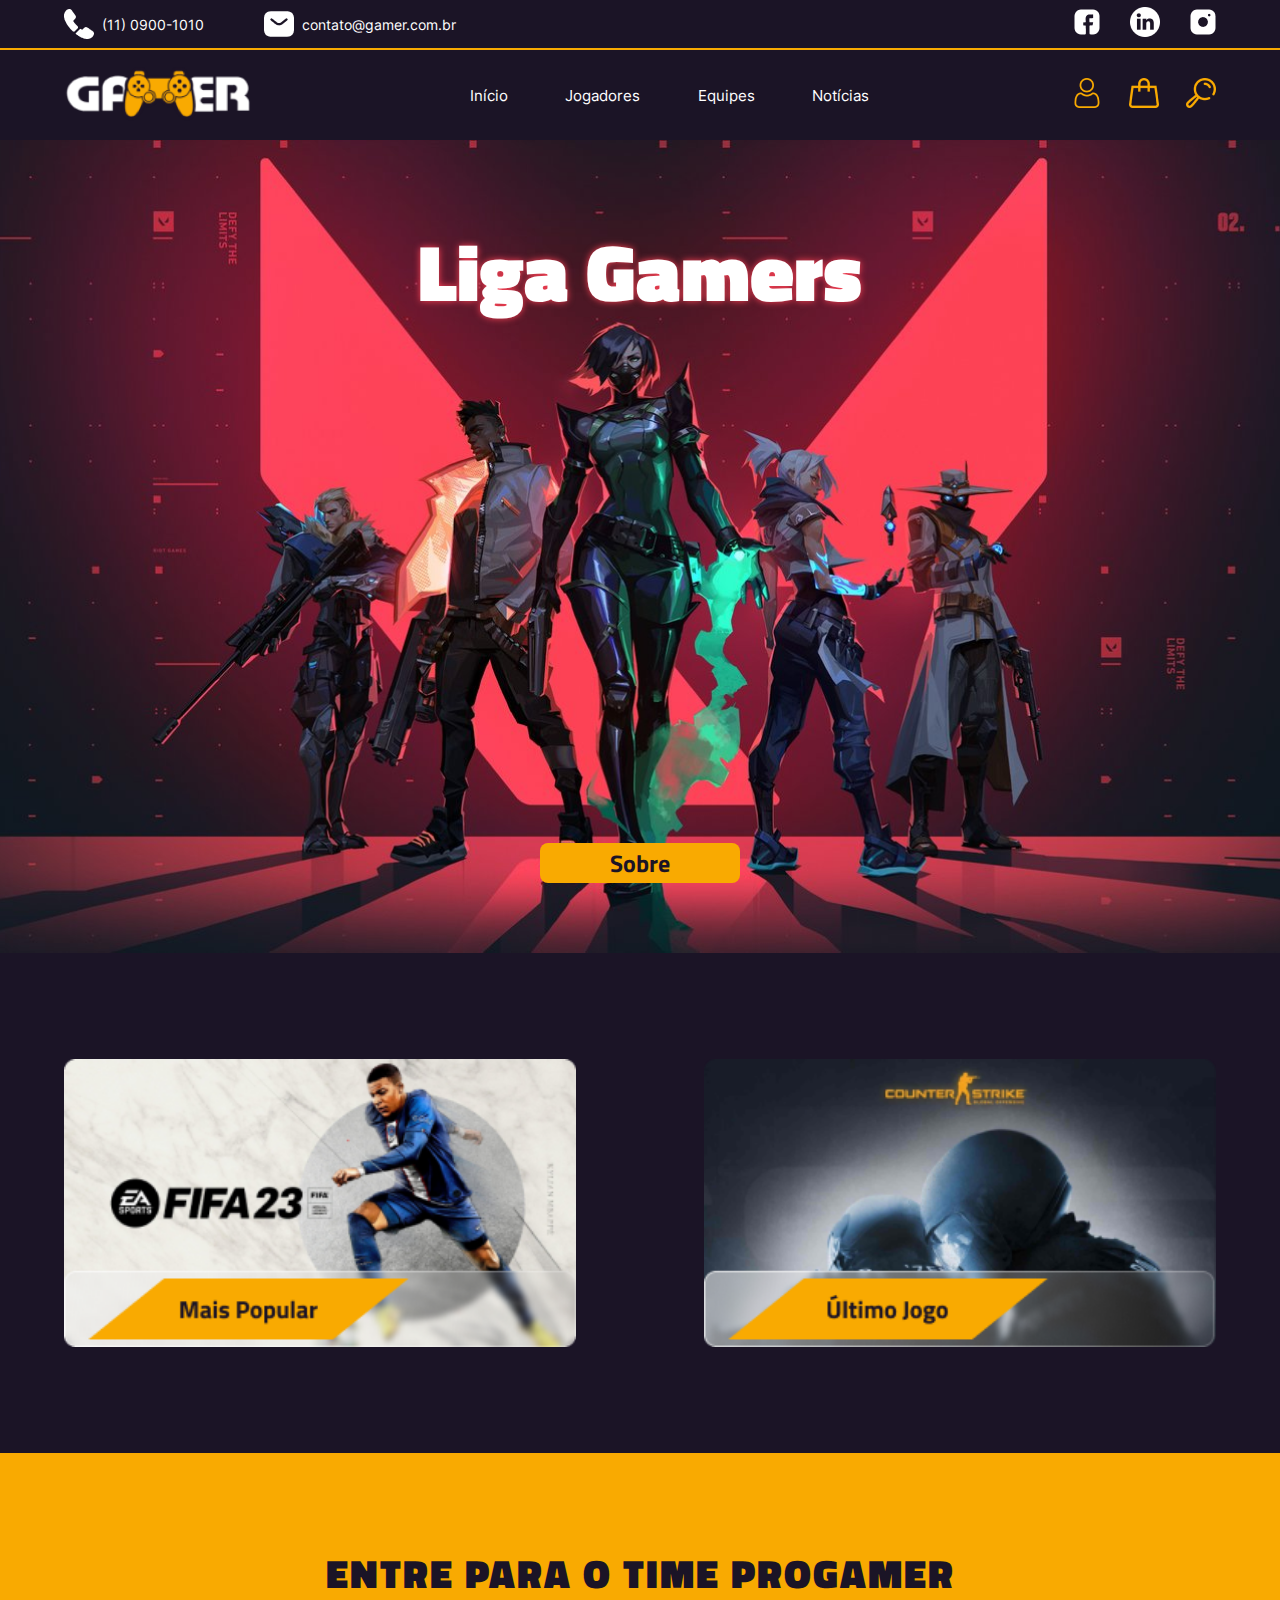
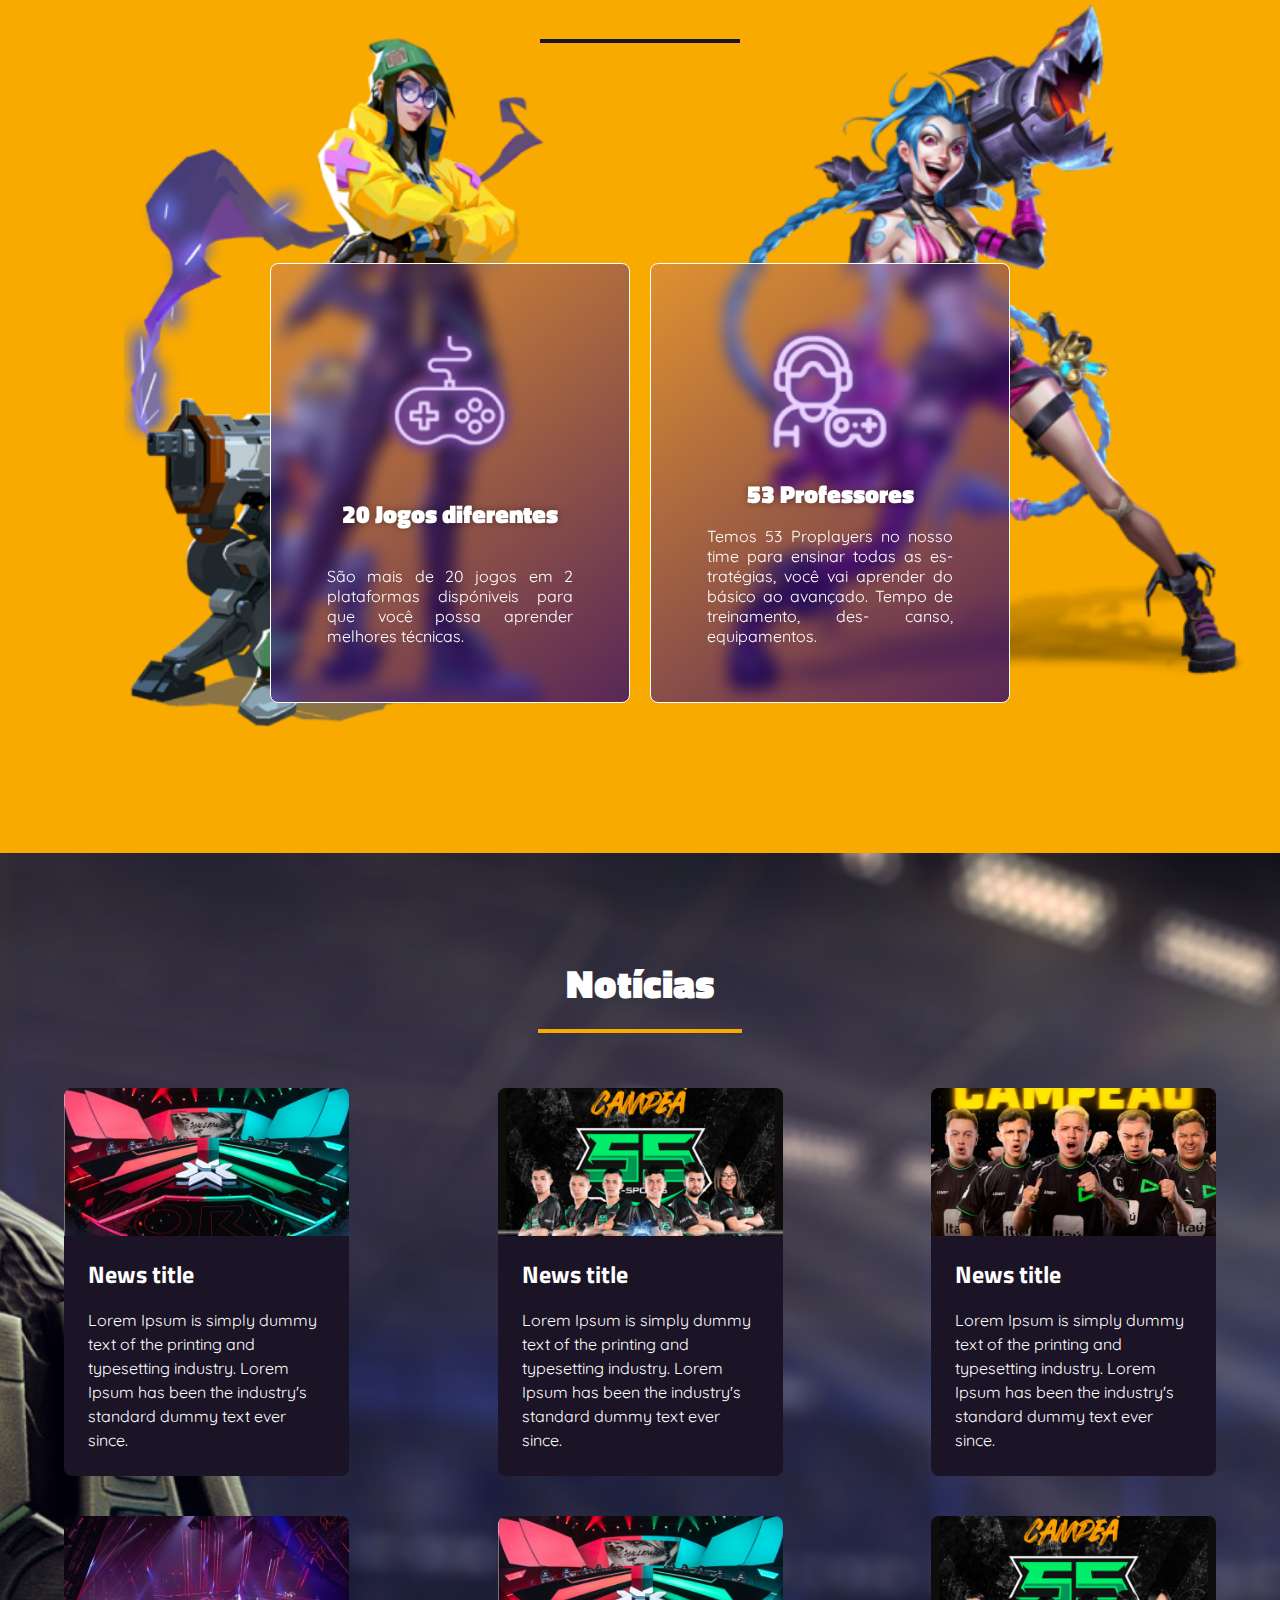
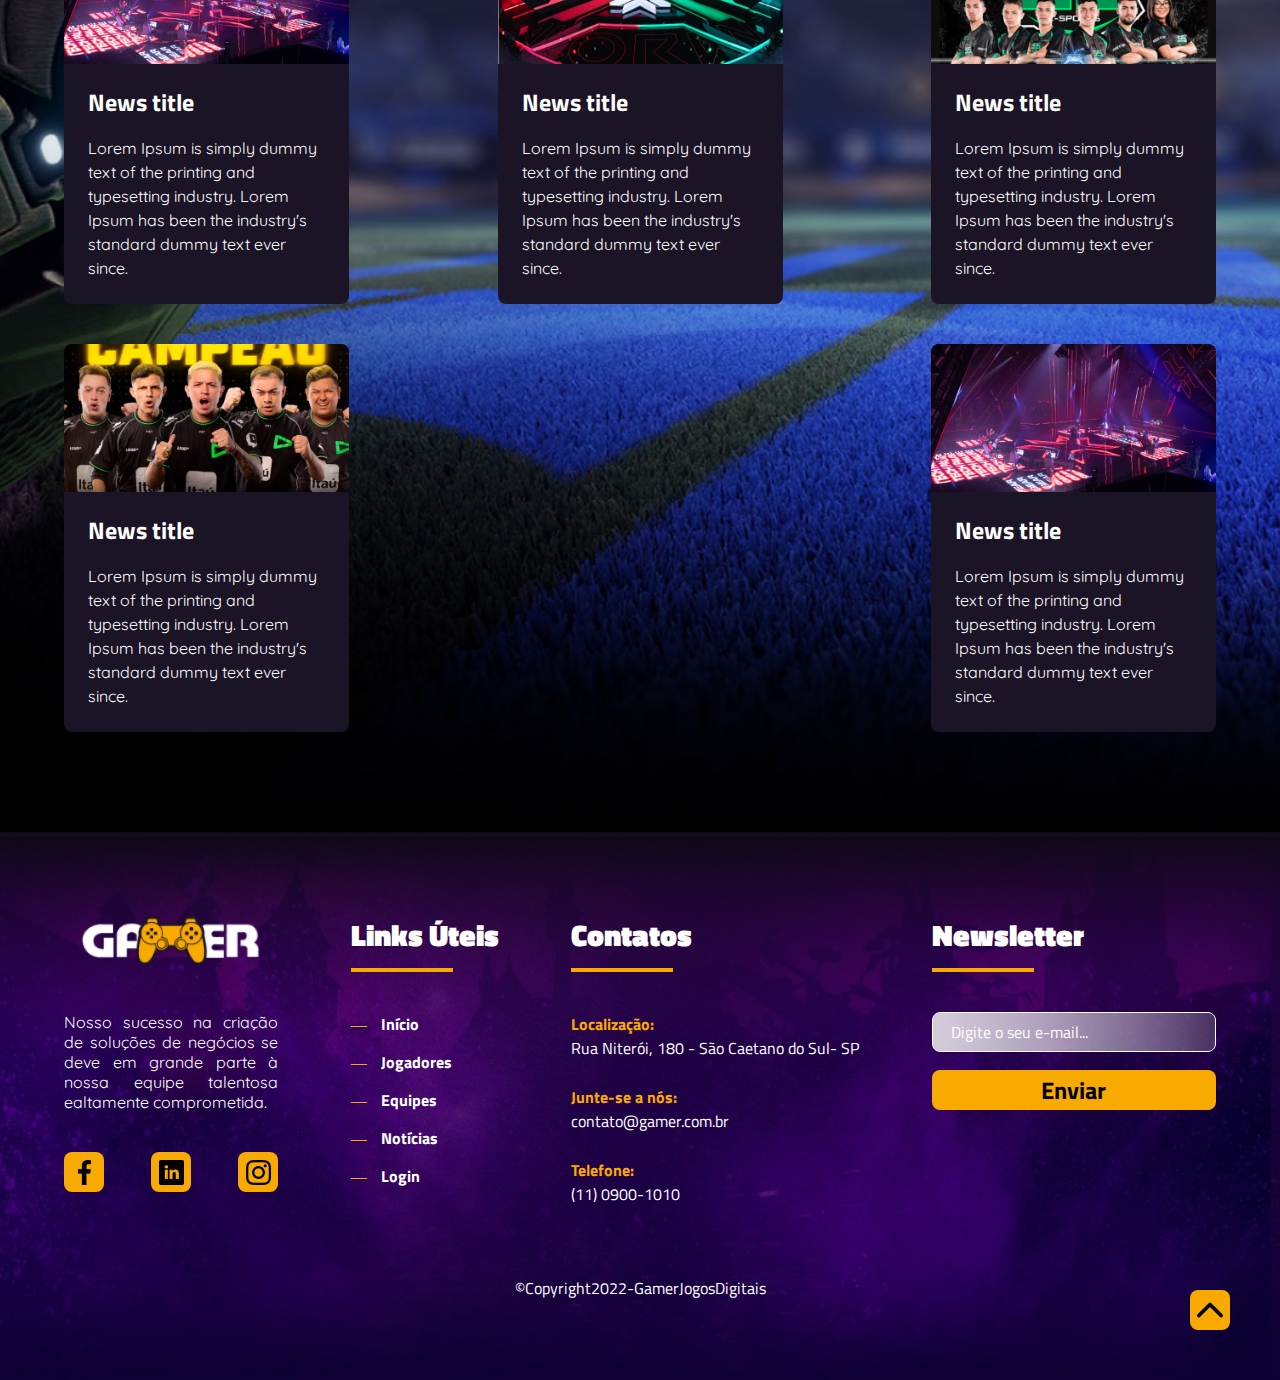
<file: index.html>
<!DOCTYPE html>
<html lang="pt-BR">
<head>
    <meta charset="UTF-8">
    <meta http-equiv="X-UA-Compatible" content="IE=edge">
    <meta name="viewport" content="width=device-width, initial-scale=1.0">
    <title>Projeto Gamer</title>

    <!-- Mobile -->
    <link rel="stylesheet" href="./css/imports-and-generics.css">
    <link rel="stylesheet" href="./css/utililities.css">
    <link rel="stylesheet" href="./css/mobile-header.css">
    <link rel="stylesheet" href="./css/mobile-footer.css">
    <link rel="stylesheet" href="./css/mobile-home.css">

    <!-- Desktop -->
    <link rel="stylesheet" href="./css/desktop-header.css" media="(min-width: 1024px)">
    <link rel="stylesheet" href="./css/desktop-footer.css" media="(min-width: 1024px)">
    <link rel="stylesheet" href="./css/desktop-home.css" media="(min-width: 1024px)">
</head>
<body>
    <header>
        <!-- Displays only on desktops -->
        <div class="header-top">
            <div class="layout-grid flex">
                <div class="contact-info">
                    <div class="phone-number">
                        <img src="./assets/icons/phone-icon.png" alt="Ícone de telefone">
                        <span>(11) 0900-1010</span>
                    </div>
                    <div class="email">
                        <img src="./assets/icons/mail-icon.png" alt="Ícone de e-mail">
                        <span>contato@gamer.com.br</span>
                    </div>
                </div>
    
                <div class="social-medias">
                    <a href="">
                        <img src="./assets/icons/facebook-icon.png" alt="Ícone link do Facebook">
                    </a>
                    <a href="">
                        <img src="./assets/icons/linkedin-icon.png" alt="Ícone link do LinkedIn">
                    </a>
                    <a href="">
                        <img src="./assets/icons/instagram-icon.png" alt="Ícone link do Instagram">
                    </a>
                </div>
            </div>
        </div>

        <div class="header-bottom">
            <div class="layout-grid flex-between-center">
                <!-- Mobile lateral menu  -->
       
                <img onclick="clickMenuButton()" class="menu-button" src="./assets/icons/menu-icon.png" alt="Botão que abre e fecha o menu lateral">
    
                <!-- Logotype -->
                <a href="index.html">
                    <img class="logotype" src="./assets/icons/gamer-logotype.png" alt="Logomarca do projeto gamer, que possui uma imagem de um joystick com o texto gamer em seu fundo">
                </a>
    
                <!-- Mobile lateral user menu -->
                <img onclick="clickUserMenuButton()" class="user-menu-button" src="./assets/icons/options-icon.png" alt="Botão que abre e fecha o menu de usuário">
    
                <nav class="navigator-menu" id="menu">
                    <a href="index.html">Início</a>
                    <a href="pages/player.html">Jogadores</a>
                    <a href="pages/teams.html">Equipes</a>
                    <a href="index.html#news-section">Notícias</a>
    
                    <!-- Visible only on smartphones -->
    
                    <div class="phone-number">
                        <img src="./assets/icons/phone-icon.png" alt="Ícone de telefone">
                        <span>(11) 0900-1010</span>
                    </div>
                    <div class="email">
                        <img src="./assets/icons/mail-icon.png" alt="Ícone de e-mail">
                        <span>contato@gamer.com.br</span>
                    </div>

                    <div class="social-medias">
                        <a href="">
                            <img src="./assets/icons/facebook-icon.png" alt="Ícone link do Facebook">
                        </a>
                        <a href="">
                            <img src="./assets/icons/linkedin-icon.png" alt="Ícone link do LinkedIn">
                        </a>
                        <a href="">
                            <img src="./assets/icons/instagram-icon.png" alt="Ícone link do Instagram">
                        </a>
                    </div>

                </nav>

                <div class="lateral-user-menu" id="user-menu">
                    <a href="pages/login.html">
                        <img src="./assets/icons/user-icon.png" alt="Botão que leva ao perfil">
                    </a>
                    <a href="">
                        <img src="./assets/icons/shop-icon.png" alt="Botão que leva para as compras">
                    </a>
                    <a href="">
                        <img src="./assets/icons/search-icon.png" alt="Botão de pesquisa">
                    </a>
                </div>
            </div>
        </div>
    </header>
    <main class="content">
        <section class="banner">
            <h1>Liga Gamers</h1>
            <button class="about-button yellow-button">Sobre</button>
        </section>
        <section class="cards">
            <div class="layout-grid flex">
                <img src="./assets/images/fifa-card.png" alt="Um card exibindo Fifa 23 como jogo mais popular">
                <img src="./assets/images/csgo-card.png" alt="Um card exibindo Counter Strike GO como último jogo">
            </div>
        </section>
        <section class="envitation">
            <div class="layout-grid flex">
                <h2>Entre para o time progamer</h2>
                <hr>
                <div class="cards-container">
                    <div class="first-card-container">
                        <img src="./assets/images/killjoy.png" alt="Imagem da personagem Killjoy">
                        <article class="card">
                            <img class="card-image" src="./assets/icons/joysticky-icon.png" alt="Ícone de um joystick">
                            <h3 class="card-title">20 Jogos diferentes</h3>
                            <p class="card-text">São mais de 20 jogos em 2 plataformas dispóniveis para que você possa aprender melhores técnicas.</p>
                        </article>
                    </div>
                    <div class="second-card-container">
                        <img src="./assets/images/jinx.png" alt="Imagem da personagem Jinx">
                        <article class="card">
                            <img class="card-image" src="./assets/icons/gamer-icon.png" alt="Ícone de um jogador">
                            <h3 class="card-title">53 Professores</h3>
                            <p class="card-text">Temos 53 Proplayers no nosso time para ensinar todas as es- tratégias, você vai aprender do básico ao avançado.
                                Tempo de treinamento, des- canso, equipamentos.</p>
                        </article>
                    </div>
                </div>
            </div>
        </section>
        <section class="news" id="news-section">
            <div class="layout-grid flex">
                <h2 class="section-title">Notícias</h2>
                <hr>
                <div class="news-container">
                    <article class="news-card">
                        <img src="./assets/images/card-image-1.png" alt="Imagem de uma notícia de exemplo" class="news-image">
                        <div class="news-text-container">
                            <h3 class="news-title">News title</h3>
                            <p class="news-text">
                                Lorem Ipsum is simply dummy text of the printing and typesetting industry. Lorem Ipsum has been the industry's standard dummy text ever since.
                            </p>
                        </div>
                    </article>
                    <article class="news-card">
                        <img src="./assets/images/card-image-2.png" alt="Imagem de uma notícia de exemplo" class="news-image">
                        <div class="news-text-container">
                            <h3 class="news-title">News title</h3>
                            <p class="news-text">
                                Lorem Ipsum is simply dummy text of the printing and typesetting industry. Lorem Ipsum has been the industry's standard dummy text ever since.
                            </p>
                        </div>
                    </article>
                    <article class="news-card">
                        <img src="./assets/images/card-image-3.png" alt="Imagem de uma notícia de exemplo" class="news-image">
                        <div class="news-text-container">
                            <h3 class="news-title">News title</h3>
                            <p class="news-text">
                                Lorem Ipsum is simply dummy text of the printing and typesetting industry. Lorem Ipsum has been the industry's standard dummy text ever since.
                            </p>
                        </div>
                    </article>
                    <article class="news-card">
                        <img src="./assets/images/card-image-4.png" alt="Imagem de uma notícia de exemplo" class="news-image">
                        <div class="news-text-container">
                            <h3 class="news-title">News title</h3>
                            <p class="news-text">
                                Lorem Ipsum is simply dummy text of the printing and typesetting industry. Lorem Ipsum has been the industry's standard dummy text ever since.
                            </p>
                        </div>
                    </article>
                    <article class="news-card">
                        <img src="./assets/images/card-image-1.png" alt="Imagem de uma notícia de exemplo" class="news-image">
                        <div class="news-text-container">
                            <h3 class="news-title">News title</h3>
                            <p class="news-text">
                                Lorem Ipsum is simply dummy text of the printing and typesetting industry. Lorem Ipsum has been the industry's standard dummy text ever since.
                            </p>
                        </div>
                    </article>
                    <article class="news-card">
                        <img src="./assets/images/card-image-2.png" alt="Imagem de uma notícia de exemplo" class="news-image">
                        <div class="news-text-container">
                            <h3 class="news-title">News title</h3>
                            <p class="news-text">
                                Lorem Ipsum is simply dummy text of the printing and typesetting industry. Lorem Ipsum has been the industry's standard dummy text ever since.
                            </p>
                        </div>
                    </article>
                    <article class="news-card">
                        <img src="./assets/images/card-image-3.png" alt="Imagem de uma notícia de exemplo" class="news-image">
                        <div class="news-text-container">
                            <h3 class="news-title">News title</h3>
                            <p class="news-text">
                                Lorem Ipsum is simply dummy text of the printing and typesetting industry. Lorem Ipsum has been the industry's standard dummy text ever since.
                            </p>
                        </div>
                    </article>
                    <article class="news-card">
                        <img src="./assets/images/card-image-4.png" alt="Imagem de uma notícia de exemplo" class="news-image">
                        <div class="news-text-container">
                            <h3 class="news-title">News title</h3>
                            <p class="news-text">
                                Lorem Ipsum is simply dummy text of the printing and typesetting industry. Lorem Ipsum has been the industry's standard dummy text ever since.
                            </p>
                        </div>
                    </article>
                </div>
            </div>
        </section>
    </main>
    <footer>
        <div class="layout-grid">
            <div class="footer-content">
                <article class="about-company">
                    <a href="index.html">
                        <img src="./assets/icons/gamer-logotype.png" alt="Logomarca do projeto gamer, que possui uma imagem de um joystick com o texto gamer em seu fundo" class="logotype">
                    </a>
                    <p class="about-text">Nosso sucesso na criação de soluções de negócios se deve em grande parte à nossa equipe talentosa ealtamente comprometida.</p>
                    <div class="social-medias">
                        <a href="" class="button-link yellow-button">
                            <img src="./assets/icons/facebook-black-icon.png" alt="Ícone link do Facebook" class="button-icon">
                        </a>
                        <a href="" class="button-link yellow-button">
                            <img src="./assets/icons/linkedin-black-icon.png" alt="Ícone link do Linkedin" class="button-icon">
                        </a>
                        <a href="" class="button-link yellow-button">
                            <img src="./assets/icons/instagram-black-icon.png" alt="Ícone link do Instagram" class="button-icon">
                        </a>
                    </div>
                </article>
                <article class="useful-links">
                    <h3 class="article-title">Links Úteis</h3>
                    <hr class="line yellow-line">
                    <ul class="links-container">
                        <li>
                            <a href="index.html">Início</a>
                        </li>
                        <li>
                            <a href="pages/player.html">Jogadores</a>
                        </li>
                        <li>
                            <a href="pages/teams.html">Equipes</a>
                        </li>
                        <li>
                            <a href="index.html#news-section">Notícias</a>
                        </li>
                        <li>
                            <a href="pages/login.html">Login</a>
                        </li>
                    </ul>
                </article>
                <article class="contacts">
                    <h3 class="article-title">Contatos</h3>
                    <hr class="line yellow-line">
                    <div class="contact-wrapper">
                        <div class="contact-container">
                            <h4 class="contact-title">Localização:</h4>
                            <p class="contact-text">Rua Niterói, 180 - São Caetano do Sul- SP</p>
                        </div>
                        <div class="contact-container">
                            <h4 class="contact-title">Junte-se a nós:</h4>
                            <p class="contact-text">contato@gamer.com.br </p>
                        </div>
                        <div class="contact-container">
                            <h4 class="contact-title">Telefone:</h4>
                            <p class="contact-text">(11) 0900-1010</p>
                        </div>
                    </div>
                </article>
                <article class="newsletter">
                    <h3 class="article-title">Newsletter</h3>
                    <hr class="line yellow-line">
                    <form action="" class="newsletter-form">
                        <input class="email-input transparent-input" type="text" placeholder="Digite o seu e-mail...">
                        <button class="send-button yellow-button" type="submit">Enviar</button>
                    </form>
                </article>
            </div>
            <div class="footer-end">
                <button onclick="clickReturnTop()" class="return-top-button yellow-button">
                    <img src="./assets/icons/arrow-icon.png" alt="Uma seta que aponta para cima e indica um botão de retorno para o topo da página">
                </button>
                <p class="copyright">©Copyright2022-GamerJogosDigitais</p>
            </div>
        </div>
    </footer>
    <script>
        function clickMenuButton() {
            const menu = document.getElementById('menu').classList.toggle('show-left-menu')
        }

        function clickUserMenuButton() {
            const userMenu = document.getElementById('user-menu')
            userMenu.classList.toggle('show-right-menu')
        }

        function clickReturnTop() {
            document.body.scrollTop = 0 // For Safari
            document.documentElement.scrollTop = 0 // For Chrome, Firefox, IE and Opera
        }
    </script>
</body>
</html>
</file>
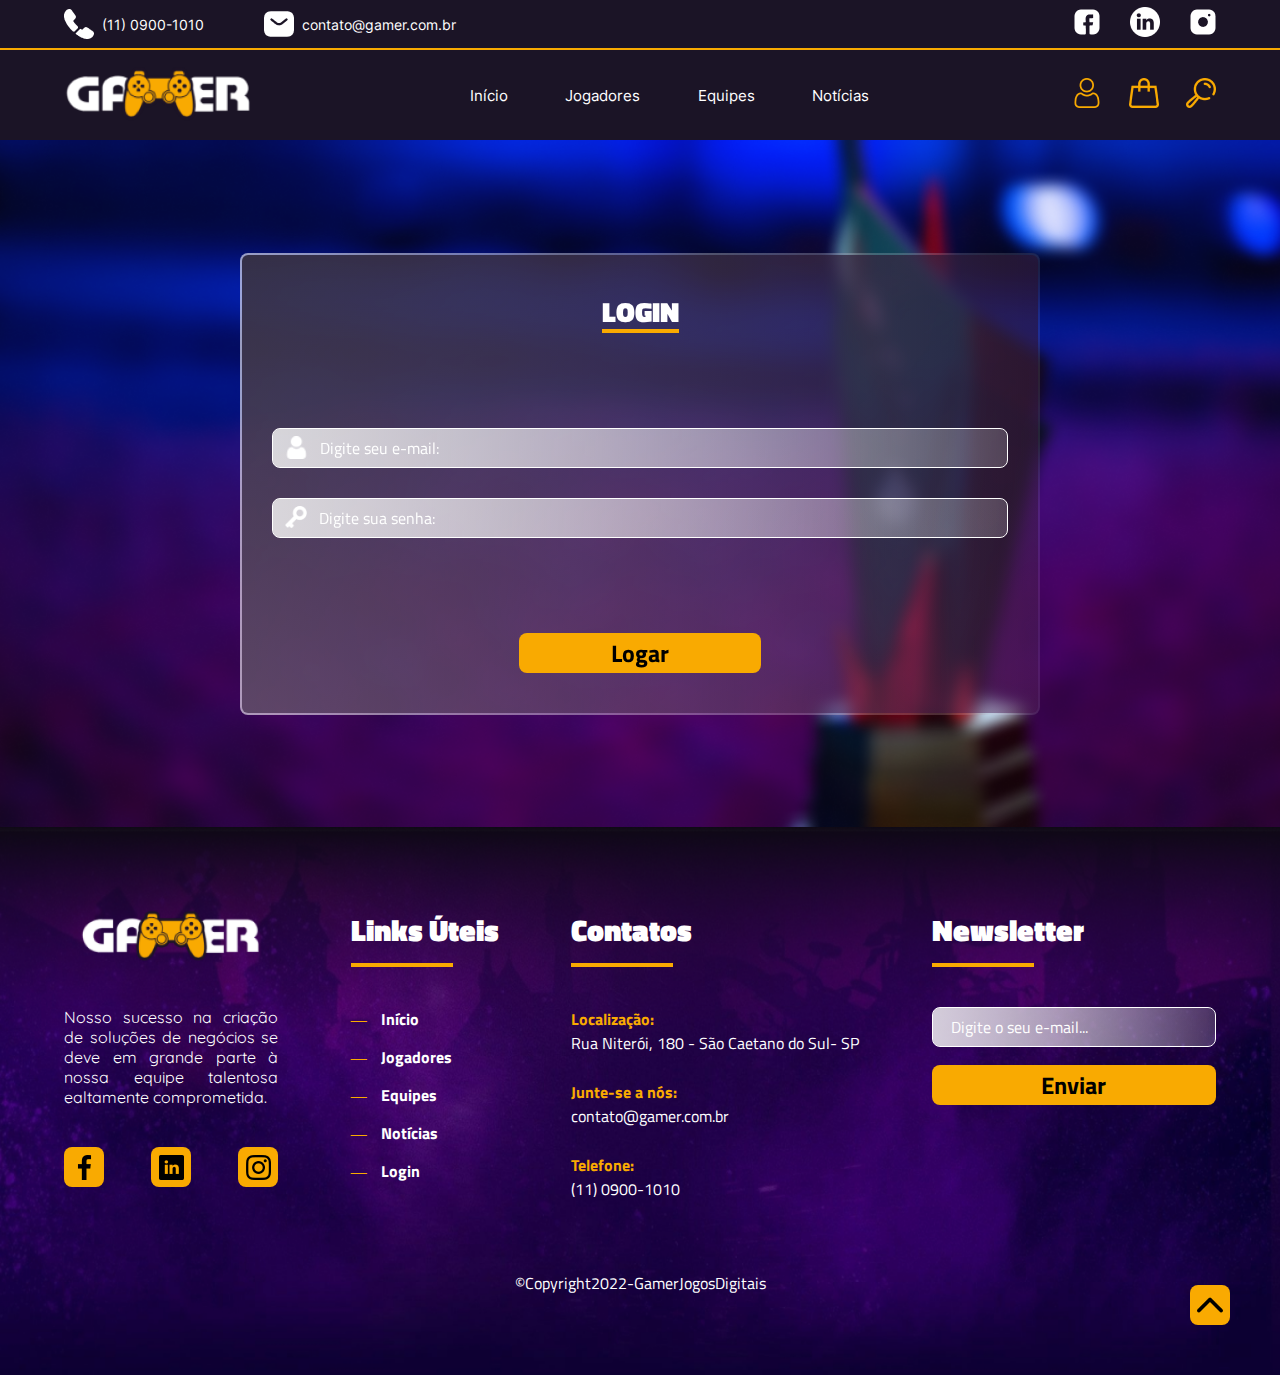
<file: pages/login.html>
<!DOCTYPE html>
<html lang="pt-BR">
<head>
    <meta charset="UTF-8">
    <meta http-equiv="X-UA-Compatible" content="IE=edge">
    <meta name="viewport" content="width=device-width, initial-scale=1.0">
    <title>Login</title>

    <!-- Mobile -->
    <link rel="stylesheet" href="../css/imports-and-generics.css">
    <link rel="stylesheet" href="../css/utililities.css">
    <link rel="stylesheet" href="../css/mobile-header.css">
    <link rel="stylesheet" href="../css/mobile-footer.css">
    <link rel="stylesheet" href="../css/mobile-login.css">

    <!-- Desktop -->
    <link rel="stylesheet" href="../css/desktop-header.css" media="(min-width: 1024px)">
    <link rel="stylesheet" href="../css/desktop-footer.css" media="(min-width: 1024px)">
    <link rel="stylesheet" href="../css/desktop-login.css" media="(min-width: 1024px)">
</head>
<body>
    <header>
        <!-- Displays only on desktops -->
        <div class="header-top">
            <div class="layout-grid flex">
                <div class="contact-info">
                    <div class="phone-number">
                        <img src="../assets/icons/phone-icon.png" alt="Ícone de telefone">
                        <span>(11) 0900-1010</span>
                    </div>
                    <div class="email">
                        <img src="../assets/icons/mail-icon.png" alt="Ícone de e-mail">
                        <span>contato@gamer.com.br</span>
                    </div>
                </div>
    
                <div class="social-medias">
                    <a href="">
                        <img src="../assets/icons/facebook-icon.png" alt="Ícone link do Facebook">
                    </a>
                    <a href="">
                        <img src="../assets/icons/linkedin-icon.png" alt="Ícone link do LinkedIn">
                    </a>
                    <a href="">
                        <img src="../assets/icons/instagram-icon.png" alt="Ícone link do Instagram">
                    </a>
                </div>
            </div>
        </div>

        <div class="header-bottom">
            <div class="layout-grid flex-between-center">
                <!-- Mobile lateral menu  -->
       
                <img onclick="clickMenuButton()" class="menu-button" src="../assets/icons/menu-icon.png" alt="Botão que abre e fecha o menu lateral">
    
                <!-- Logotype -->
                <a href="../index.html">
                    <img class="logotype" src="../assets/icons/gamer-logotype.png" alt="Logomarca do projeto gamer, que possui uma imagem de um joystick com o texto gamer em seu fundo">
                </a>
    
                <!-- Mobile lateral user menu -->
                <img onclick="clickUserMenuButton()" class="user-menu-button" src="../assets/icons/options-icon.png" alt="Botão que abre e fecha o menu de usuário">
    
                <nav class="navigator-menu" id="menu">
                    <a href="../index.html">Início</a>
                    <a href="player.html">Jogadores</a>
                    <a href="teams.html">Equipes</a>
                    <a href="../index.html#news-section">Notícias</a>
    
                    <!-- Visible only on smartphones -->
    
                    <div class="phone-number">
                        <img src="../assets/icons/phone-icon.png" alt="Ícone de telefone">
                        <span>(11) 0900-1010</span>
                    </div>
                    <div class="email">
                        <img src="../assets/icons/mail-icon.png" alt="Ícone de e-mail">
                        <span>contato@gamer.com.br</span>
                    </div>

                    <div class="social-medias">
                        <a href="">
                            <img src="../assets/icons/facebook-icon.png" alt="Ícone link do Facebook">
                        </a>
                        <a href="">
                            <img src="../assets/icons/linkedin-icon.png" alt="Ícone link do LinkedIn">
                        </a>
                        <a href="">
                            <img src="../assets/icons/instagram-icon.png" alt="Ícone link do Instagram">
                        </a>
                    </div>

                </nav>

                <div class="lateral-user-menu" id="user-menu">
                    <a href="login.html">
                        <img src="../assets/icons/user-icon.png" alt="Botão que leva ao perfil">
                    </a>
                    <a href="">
                        <img src="../assets/icons/shop-icon.png" alt="Botão que leva para as compras">
                    </a>
                    <a href="">
                        <img src="../assets/icons/search-icon.png" alt="Botão de pesquisa">
                    </a>
                </div>
            </div>
        </div>
    </header>
    
    <main class="content">
        <form action="" class="login-form background-glass">
            <div class="title-wrapper">
                <h1 class="form-title">Login</h1>
                <hr class="yellow-line">
            </div>
            <div class="inputs">
                <div class="text-input transparent-input">
                    <img src="../assets/icons/user-white-icon.png" alt="">
                    <input type="text" name="email" id="email-login" placeholder="Digite seu e-mail:">
                </div>
                <div class="password-input transparent-input">
                    <img src="../assets/icons/key-white-icon.png" alt="">
                    <input type="password" name="password" id="password-login" placeholder="Digite sua senha:">
                </div>
            </div>
            <button class="send-button yellow-button" type="submit">Logar</button>
        </form>
    </main>

    <footer>
        <div class="layout-grid">
            <div class="footer-content">
                <article class="about-company">
                    <a href="../index.html">
                        <img src="../assets/icons/gamer-logotype.png" alt="Logomarca do projeto gamer, que possui uma imagem de um joystick com o texto gamer em seu fundo" class="logotype">
                    </a>
                    <p class="about-text">Nosso sucesso na criação de soluções de negócios se deve em grande parte à nossa equipe talentosa ealtamente comprometida.</p>
                    <div class="social-medias">
                        <a href="" class="button-link yellow-button">
                            <img src="../assets/icons/facebook-black-icon.png" alt="Ícone link do Facebook" class="button-icon">
                        </a>
                        <a href="" class="button-link yellow-button">
                            <img src="../assets/icons/linkedin-black-icon.png" alt="Ícone link do Linkedin" class="button-icon">
                        </a>
                        <a href="" class="button-link yellow-button">
                            <img src="../assets/icons/instagram-black-icon.png" alt="Ícone link do Instagram" class="button-icon">
                        </a>
                    </div>
                </article>
                <article class="useful-links">
                    <h3 class="article-title">Links Úteis</h3>
                    <hr class="line yellow-line">
                    <ul class="links-container">
                        <li>
                            <a href="../index.html">Início</a>
                        </li>
                        <li>
                            <a href="player.html">Jogadores</a>
                        </li>
                        <li>
                            <a href="teams.html">Equipes</a>
                        </li>
                        <li>
                            <a href="../index.html#news-section">Notícias</a>
                        </li>
                        <li>
                            <a href="login.html">Login</a>
                        </li>
                    </ul>
                </article>
                <article class="contacts">
                    <h3 class="article-title">Contatos</h3>
                    <hr class="line yellow-line">
                    <div class="contact-wrapper">
                        <div class="contact-container">
                            <h4 class="contact-title">Localização:</h4>
                            <p class="contact-text">Rua Niterói, 180 - São Caetano do Sul- SP</p>
                        </div>
                        <div class="contact-container">
                            <h4 class="contact-title">Junte-se a nós:</h4>
                            <p class="contact-text">contato@gamer.com.br </p>
                        </div>
                        <div class="contact-container">
                            <h4 class="contact-title">Telefone:</h4>
                            <p class="contact-text">(11) 0900-1010</p>
                        </div>
                    </div>
                </article>
                <article class="newsletter">
                    <h3 class="article-title">Newsletter</h3>
                    <hr class="line yellow-line">
                    <form action="" class="newsletter-form">
                        <input class="email-input transparent-input" type="text" placeholder="Digite o seu e-mail...">
                        <button class="send-button yellow-button" type="submit">Enviar</button>
                    </form>
                </article>
            </div>
            <div class="footer-end">
                <button onclick="clickReturnTop()" class="return-top-button yellow-button">
                    <img src="../assets/icons/arrow-icon.png" alt="Uma seta que aponta para cima e indica um botão de retorno para o topo da página">
                </button>
                <p class="copyright">©Copyright2022-GamerJogosDigitais</p>
            </div>
        </div>
    </footer>
    <script>
        function clickMenuButton() {
            const menu = document.getElementById('menu').classList.toggle('show-left-menu')
        }

        function clickUserMenuButton() {
            const userMenu = document.getElementById('user-menu')
            userMenu.classList.toggle('show-right-menu')
        }

        function clickReturnTop() {
            document.body.scrollTop = 0 // For Safari
            document.documentElement.scrollTop = 0 // For Chrome, Firefox, IE and Opera
        }
    </script>
</body>
</html>
</file>
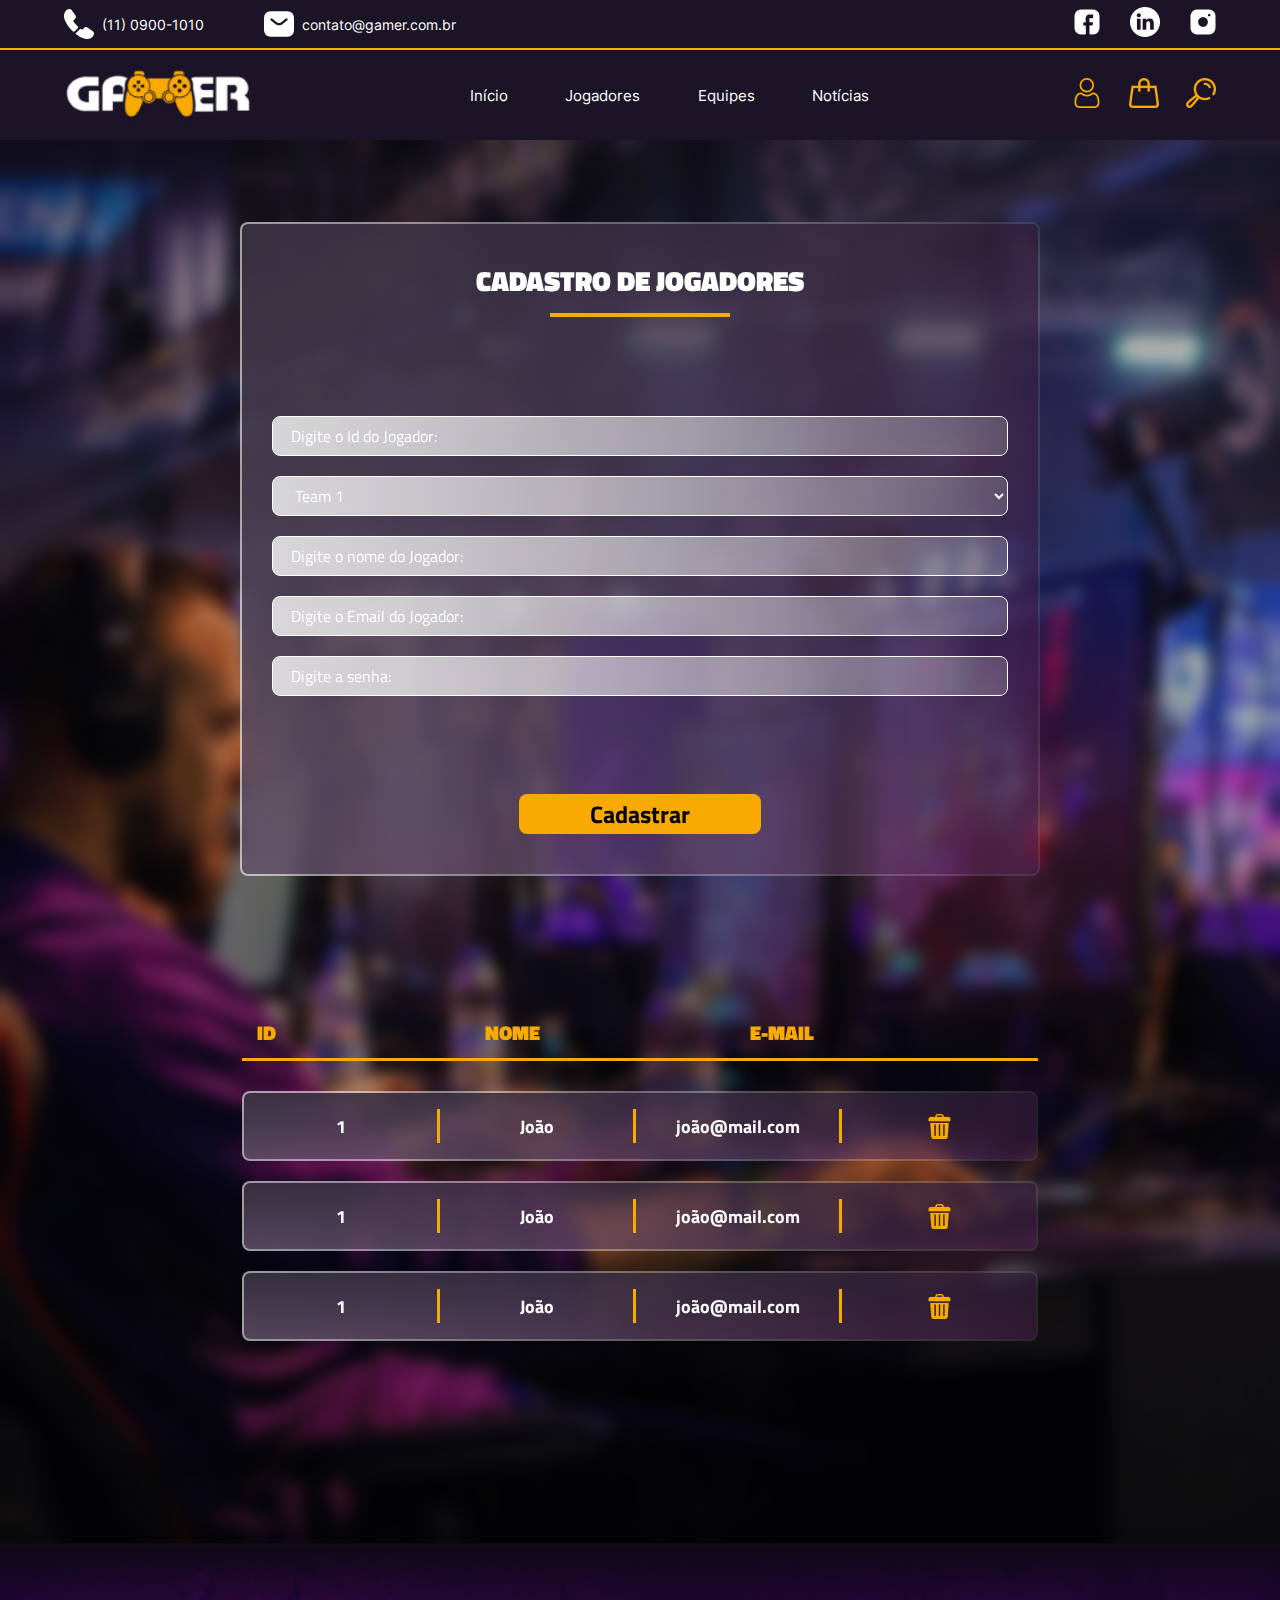
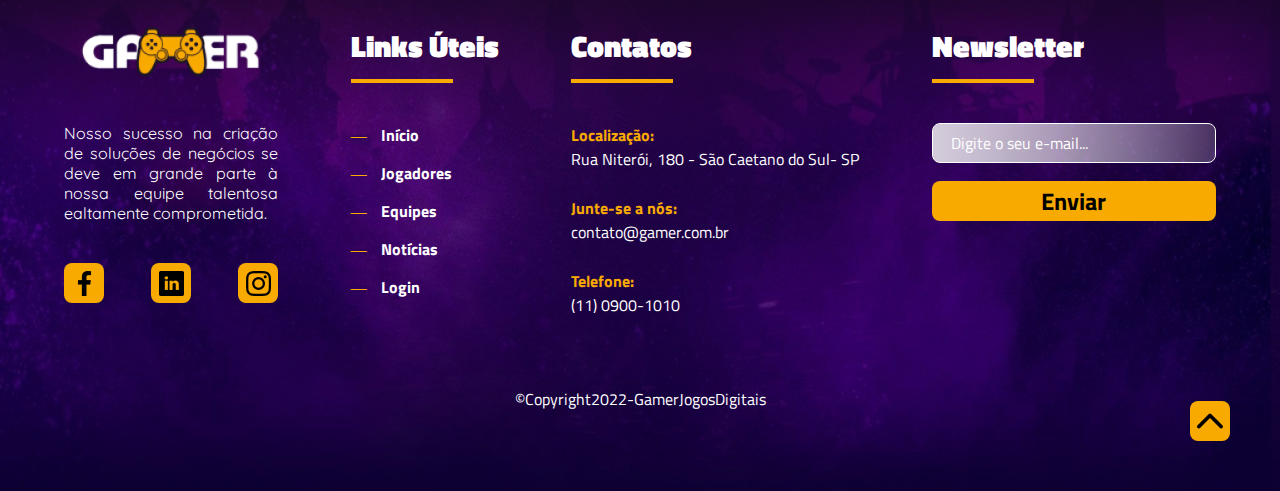
<file: pages/player.html>
<!DOCTYPE html>
<html lang="pt-BR">
<head>
    <meta charset="UTF-8">
    <meta http-equiv="X-UA-Compatible" content="IE=edge">
    <meta name="viewport" content="width=device-width, initial-scale=1.0">
    <title>Jogadores</title>

    <!-- Mobile -->
    <link rel="stylesheet" href="../css/imports-and-generics.css">
    <link rel="stylesheet" href="../css/utililities.css">
    <link rel="stylesheet" href="../css/mobile-header.css">
    <link rel="stylesheet" href="../css/mobile-footer.css">
    <link rel="stylesheet" href="../css/mobile-player.css">

    <!-- Desktop -->
    <link rel="stylesheet" href="../css/desktop-header.css" media="(min-width: 1024px)">
    <link rel="stylesheet" href="../css/desktop-footer.css" media="(min-width: 1024px)">
    <link rel="stylesheet" href="../css/desktop-player.css" media="(min-width: 1024px)">

</head>
<body>
    <header>
        <!-- Displays only on desktops -->
        <div class="header-top">
            <div class="layout-grid flex">
                <div class="contact-info">
                    <div class="phone-number">
                        <img src="../assets/icons/phone-icon.png" alt="Ícone de telefone">
                        <span>(11) 0900-1010</span>
                    </div>
                    <div class="email">
                        <img src="../assets/icons/mail-icon.png" alt="Ícone de e-mail">
                        <span>contato@gamer.com.br</span>
                    </div>
                </div>
    
                <div class="social-medias">
                    <a href="">
                        <img src="../assets/icons/facebook-icon.png" alt="Ícone link do Facebook">
                    </a>
                    <a href="">
                        <img src="../assets/icons/linkedin-icon.png" alt="Ícone link do LinkedIn">
                    </a>
                    <a href="">
                        <img src="../assets/icons/instagram-icon.png" alt="Ícone link do Instagram">
                    </a>
                </div>
            </div>
        </div>

        <div class="header-bottom">
            <div class="layout-grid flex-between-center">
                <!-- Mobile lateral menu  -->
       
                <img onclick="clickMenuButton()" class="menu-button" src="../assets/icons/menu-icon.png" alt="Botão que abre e fecha o menu lateral">
    
                <!-- Logotype -->
                <a href="../index.html">
                    <img class="logotype" src="../assets/icons/gamer-logotype.png" alt="Logomarca do projeto gamer, que possui uma imagem de um joystick com o texto gamer em seu fundo">
                </a>
    
                <!-- Mobile lateral user menu -->
                <img onclick="clickUserMenuButton()" class="user-menu-button" src="../assets/icons/options-icon.png" alt="Botão que abre e fecha o menu de usuário">
    
                <nav class="navigator-menu" id="menu">
                    <a href="../index.html">Início</a>
                    <a href="player.html">Jogadores</a>
                    <a href="teams.html">Equipes</a>
                    <a href="../index.html#news-section">Notícias</a>
    
                    <!-- Visible only on smartphones -->
    
                    <div class="phone-number">
                        <img src="../assets/icons/phone-icon.png" alt="Ícone de telefone">
                        <span>(11) 0900-1010</span>
                    </div>
                    <div class="email">
                        <img src="../assets/icons/mail-icon.png" alt="Ícone de e-mail">
                        <span>contato@gamer.com.br</span>
                    </div>

                    <div class="social-medias">
                        <a href="">
                            <img src="../assets/icons/facebook-icon.png" alt="Ícone link do Facebook">
                        </a>
                        <a href="">
                            <img src="../assets/icons/linkedin-icon.png" alt="Ícone link do LinkedIn">
                        </a>
                        <a href="">
                            <img src="../assets/icons/instagram-icon.png" alt="Ícone link do Instagram">
                        </a>
                    </div>

                </nav>

                <div class="lateral-user-menu" id="user-menu">
                    <a href="login.html">
                        <img src="../assets/icons/user-icon.png" alt="Botão que leva ao perfil">
                    </a>
                    <a href="">
                        <img src="../assets/icons/shop-icon.png" alt="Botão que leva para as compras">
                    </a>
                    <a href="">
                        <img src="../assets/icons/search-icon.png" alt="Botão de pesquisa">
                    </a>
                </div>
            </div>
        </div>
    </header>
    
    <main class="content">
        <div class="layout-grid page-flex">
            <form action="" class="player-form background-glass">
                <div class="title-wrapper">
                    <h1 class="form-title">Cadastro de jogadores</h1>
                    <hr class="yellow-line">
                </div>
                <div class="inputs">
                    <input class="transparent-input" type="text" name="player-id" id="player-id" placeholder="Digite o Id do Jogador:">
                    <select class="transparent-input team-selector" name="player-team" id="player-team" placeholder="Selecione uma Equipe:">
                        <option value="team-1">Team 1</option>
                        <option value="team-2">Team 2</option>
                        <option value="team-3">Team 3</option>
                        <option value="team-4">Team 4</option>
                    </select>
                    <input class="transparent-input" type="text" name="player-name" id="player-name" placeholder="Digite o nome do Jogador:">
                    <input class="transparent-input" type="text" name="player-email" id="player-email" placeholder="Digite o Email do Jogador:">
                    <input class="transparent-input" type="password" name="player-password" id="player-password" placeholder="Digite a senha:">
                </div>
                <button class="send-button yellow-button" type="submit">Cadastrar</button>
            </form>
    
            <table class="players-table">
                <thead class="table-head">
                    <tr class="head-row">
                        <th>Id</th>
                        <th>Nome</th>
                        <th>E-mail</th>
                        <th></th>
                    </tr>
                </thead>
                <tbody class="table-body">
                    <tr class="body-row background-glass">
                        <td>1</td>
                        <td>João</td>
                        <td>joão@mail.com</td>
                        <td><img src="../assets/icons/trash-icon.png" alt=""></td>
                    </tr>
                    <tr class="body-row background-glass">
                        <td>1</td>
                        <td>João</td>
                        <td>joão@mail.com</td>
                        <td><img src="../assets/icons/trash-icon.png" alt=""></td>
                    </tr>
                    <tr class="body-row background-glass">
                        <td>1</td>
                        <td>João</td>
                        <td>joão@mail.com</td>
                        <td><img src="../assets/icons/trash-icon.png" alt=""></td>
                    </tr>
                </tbody>
            </table>
        </div>
    </main>

    <footer>
        <div class="layout-grid">
            <div class="footer-content">
                <article class="about-company">
                    <a href="../index.html">
                        <img src="../assets/icons/gamer-logotype.png" alt="Logomarca do projeto gamer, que possui uma imagem de um joystick com o texto gamer em seu fundo" class="logotype">
                    </a>
                    <p class="about-text">Nosso sucesso na criação de soluções de negócios se deve em grande parte à nossa equipe talentosa ealtamente comprometida.</p>
                    <div class="social-medias">
                        <a href="" class="button-link yellow-button">
                            <img src="../assets/icons/facebook-black-icon.png" alt="Ícone link do Facebook" class="button-icon">
                        </a>
                        <a href="" class="button-link yellow-button">
                            <img src="../assets/icons/linkedin-black-icon.png" alt="Ícone link do Linkedin" class="button-icon">
                        </a>
                        <a href="" class="button-link yellow-button">
                            <img src="../assets/icons/instagram-black-icon.png" alt="Ícone link do Instagram" class="button-icon">
                        </a>
                    </div>
                </article>
                <article class="useful-links">
                    <h3 class="article-title">Links Úteis</h3>
                    <hr class="line yellow-line">
                    <ul class="links-container">
                        <li>
                            <a href="../index.html">Início</a>
                        </li>
                        <li>
                            <a href="player.html">Jogadores</a>
                        </li>
                        <li>
                            <a href="teams.html">Equipes</a>
                        </li>
                        <li>
                            <a href="../index.html#news-section">Notícias</a>
                        </li>
                        <li>
                            <a href="login.html">Login</a>
                        </li>
                    </ul>
                </article>
                <article class="contacts">
                    <h3 class="article-title">Contatos</h3>
                    <hr class="line yellow-line">
                    <div class="contact-wrapper">
                        <div class="contact-container">
                            <h4 class="contact-title">Localização:</h4>
                            <p class="contact-text">Rua Niterói, 180 - São Caetano do Sul- SP</p>
                        </div>
                        <div class="contact-container">
                            <h4 class="contact-title">Junte-se a nós:</h4>
                            <p class="contact-text">contato@gamer.com.br </p>
                        </div>
                        <div class="contact-container">
                            <h4 class="contact-title">Telefone:</h4>
                            <p class="contact-text">(11) 0900-1010</p>
                        </div>
                    </div>
                </article>
                <article class="newsletter">
                    <h3 class="article-title">Newsletter</h3>
                    <hr class="line yellow-line">
                    <form action="" class="newsletter-form">
                        <input class="email-input transparent-input" type="text" placeholder="Digite o seu e-mail...">
                        <button class="send-button yellow-button" type="submit">Enviar</button>
                    </form>
                </article>
            </div>
            <div class="footer-end">
                <button onclick="clickReturnTop()" class="return-top-button yellow-button">
                    <img src="../assets/icons/arrow-icon.png" alt="Uma seta que aponta para cima e indica um botão de retorno para o topo da página">
                </button>
                <p class="copyright">©Copyright2022-GamerJogosDigitais</p>
            </div>
        </div>
    </footer>
    <script>
        function clickMenuButton() {
            const menu = document.getElementById('menu').classList.toggle('show-left-menu')
        }

        function clickUserMenuButton() {
            const userMenu = document.getElementById('user-menu')
            userMenu.classList.toggle('show-right-menu')
        }

        function clickReturnTop() {
            document.body.scrollTop = 0 // For Safari
            document.documentElement.scrollTop = 0 // For Chrome, Firefox, IE and Opera
        }
    </script>
</body>
</html>
</file>
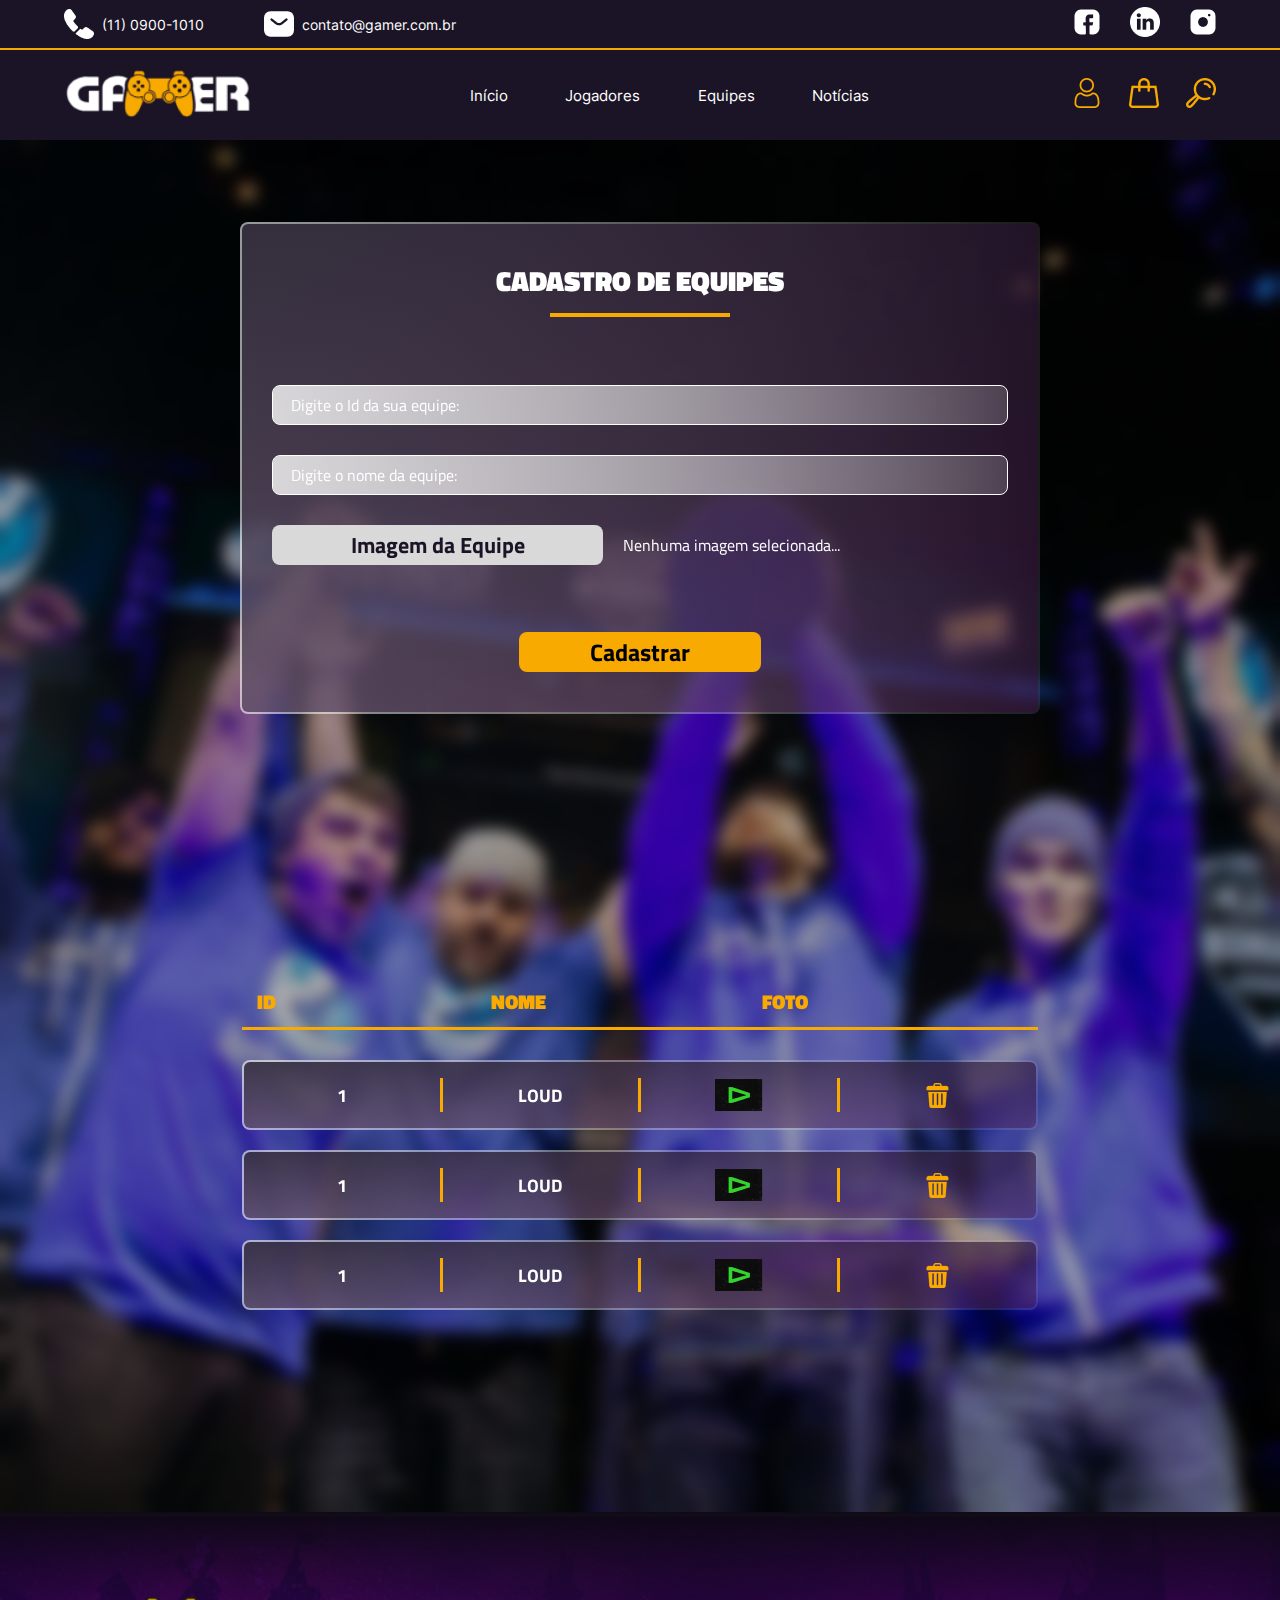
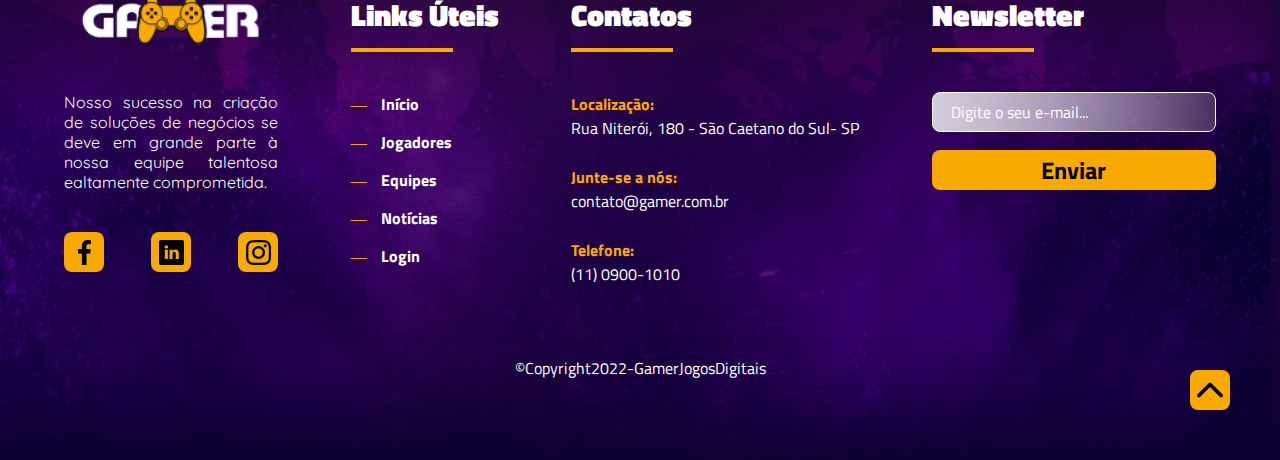
<file: pages/teams.html>
<!DOCTYPE html>
<html lang="pt-BR">
<head>
    <meta charset="UTF-8">
    <meta http-equiv="X-UA-Compatible" content="IE=edge">
    <meta name="viewport" content="width=device-width, initial-scale=1.0">
    <title>Cadastro de equipes</title>

    <!-- Mobile -->
    <link rel="stylesheet" href="../css/imports-and-generics.css">
    <link rel="stylesheet" href="../css/utililities.css">
    <link rel="stylesheet" href="../css/mobile-header.css">
    <link rel="stylesheet" href="../css/mobile-footer.css">
    <link rel="stylesheet" href="../css/mobile-teams.css">

    <!-- Desktop -->
    <link rel="stylesheet" href="../css/desktop-header.css" media="(min-width: 1024px)">
    <link rel="stylesheet" href="../css/desktop-footer.css" media="(min-width: 1024px)">
    <link rel="stylesheet" href="../css/desktop-teams.css" media="(min-width: 1024px)">

</head>
<body>
    <header>
        <!-- Displays only on desktops -->
        <div class="header-top">
            <div class="layout-grid flex">
                <div class="contact-info">
                    <div class="phone-number">
                        <img src="../assets/icons/phone-icon.png" alt="Ícone de telefone">
                        <span>(11) 0900-1010</span>
                    </div>
                    <div class="email">
                        <img src="../assets/icons/mail-icon.png" alt="Ícone de e-mail">
                        <span>contato@gamer.com.br</span>
                    </div>
                </div>
    
                <div class="social-medias">
                    <a href="">
                        <img src="../assets/icons/facebook-icon.png" alt="Ícone link do Facebook">
                    </a>
                    <a href="">
                        <img src="../assets/icons/linkedin-icon.png" alt="Ícone link do LinkedIn">
                    </a>
                    <a href="">
                        <img src="../assets/icons/instagram-icon.png" alt="Ícone link do Instagram">
                    </a>
                </div>
            </div>
        </div>

        <div class="header-bottom">
            <div class="layout-grid flex-between-center">
                <!-- Mobile lateral menu  -->
       
                <img onclick="clickMenuButton()" class="menu-button" src="../assets/icons/menu-icon.png" alt="Botão que abre e fecha o menu lateral">
    
                <!-- Logotype -->
                <a href="../index.html">
                    <img class="logotype" src="../assets/icons/gamer-logotype.png" alt="Logomarca do projeto gamer, que possui uma imagem de um joystick com o texto gamer em seu fundo">
                </a>
    
                <!-- Mobile lateral user menu -->
                <img onclick="clickUserMenuButton()" class="user-menu-button" src="../assets/icons/options-icon.png" alt="Botão que abre e fecha o menu de usuário">
    
                <nav class="navigator-menu" id="menu">
                    <a href="../index.html">Início</a>
                    <a href="player.html">Jogadores</a>
                    <a href="teams.html">Equipes</a>
                    <a href="../index.html#news-section">Notícias</a>
    
                    <!-- Visible only on smartphones -->
    
                    <div class="phone-number">
                        <img src="../assets/icons/phone-icon.png" alt="Ícone de telefone">
                        <span>(11) 0900-1010</span>
                    </div>
                    <div class="email">
                        <img src="../assets/icons/mail-icon.png" alt="Ícone de e-mail">
                        <span>contato@gamer.com.br</span>
                    </div>

                    <div class="social-medias">
                        <a href="">
                            <img src="../assets/icons/facebook-icon.png" alt="Ícone link do Facebook">
                        </a>
                        <a href="">
                            <img src="../assets/icons/linkedin-icon.png" alt="Ícone link do LinkedIn">
                        </a>
                        <a href="">
                            <img src="../assets/icons/instagram-icon.png" alt="Ícone link do Instagram">
                        </a>
                    </div>

                </nav>

                <div class="lateral-user-menu" id="user-menu">
                    <a href="login.html">
                        <img src="../assets/icons/user-icon.png" alt="Botão que leva ao perfil">
                    </a>
                    <a href="">
                        <img src="../assets/icons/shop-icon.png" alt="Botão que leva para as compras">
                    </a>
                    <a href="">
                        <img src="../assets/icons/search-icon.png" alt="Botão de pesquisa">
                    </a>
                </div>
            </div>
        </div>
    </header>
    
    <main class="content">
        <div class="layout-grid page-flex">
            <form action="" class="teams-form background-glass">
                <div class="title-wrapper">
                    <h1 class="form-title">Cadastro de equipes</h1>
                    <hr class="yellow-line">
                </div>
                <div class="inputs">
                    <input 
                        class="transparent-input" 
                        type="text" 
                        name="team-id" 
                        id="team-id" 
                        placeholder="Digite o Id da sua equipe:">
                    <input class="transparent-input"
                        type="text" 
                        name="team-name" 
                        id="team-name" 
                        placeholder="Digite o nome da equipe:">
                    <div class="file-input-container">
                        <label class="file-label" for="team-image">
                            Imagem da Equipe
                            <input class="file-input" 
                                type="file"
                                name="team-image" 
                                id="team-image" 
                                accept="image/png, image/jpeg">
                        </label>
                        <span class="input-info">Nenhuma imagem selecionada...</span>
                    </div>
                </div>
                <button class="send-button yellow-button" type="submit">Cadastrar</button>
            </form>
    
            <table class="teams-table">
                <thead class="table-head">
                    <tr class="head-row">
                        <th>Id</th>
                        <th>Nome</th>
                        <th>Foto</th>
                        <th></th>
                    </tr>
                </thead>
                <tbody class="table-body">
                    <tr class="body-row background-glass">
                        <td>1</td>
                        <td>Loud</td>
                        <td><img src="../assets/images/team-image.png" alt=""></td>
                        <td><img src="../assets/icons/trash-icon.png" alt=""></td>
                    </tr>
                    <tr class="body-row background-glass">
                        <td>1</td>
                        <td>Loud</td>
                        <td><img src="../assets/images/team-image.png" alt=""></td>
                        <td><img src="../assets/icons/trash-icon.png" alt=""></td>
                    </tr>
                    <tr class="body-row background-glass">
                        <td>1</td>
                        <td>Loud</td>
                        <td><img src="../assets/images/team-image.png" alt=""></td>
                        <td><img src="../assets/icons/trash-icon.png" alt=""></td>
                    </tr>
                </tbody>
            </table>
        </div>
    </main>

    <footer>
        <div class="layout-grid">
            <div class="footer-content">
                <article class="about-company">
                    <a href="../index.html">
                        <img src="../assets/icons/gamer-logotype.png" alt="Logomarca do projeto gamer, que possui uma imagem de um joystick com o texto gamer em seu fundo" class="logotype">
                    </a>
                    <p class="about-text">Nosso sucesso na criação de soluções de negócios se deve em grande parte à nossa equipe talentosa ealtamente comprometida.</p>
                    <div class="social-medias">
                        <a href="" class="button-link yellow-button">
                            <img src="../assets/icons/facebook-black-icon.png" alt="Ícone link do Facebook" class="button-icon">
                        </a>
                        <a href="" class="button-link yellow-button">
                            <img src="../assets/icons/linkedin-black-icon.png" alt="Ícone link do Linkedin" class="button-icon">
                        </a>
                        <a href="" class="button-link yellow-button">
                            <img src="../assets/icons/instagram-black-icon.png" alt="Ícone link do Instagram" class="button-icon">
                        </a>
                    </div>
                </article>
                <article class="useful-links">
                    <h3 class="article-title">Links Úteis</h3>
                    <hr class="line yellow-line">
                    <ul class="links-container">
                        <li>
                            <a href="../index.html">Início</a>
                        </li>
                        <li>
                            <a href="player.html">Jogadores</a>
                        </li>
                        <li>
                            <a href="teams.html">Equipes</a>
                        </li>
                        <li>
                            <a href="../index.html#news-section">Notícias</a>
                        </li>
                        <li>
                            <a href="login.html">Login</a>
                        </li>
                    </ul>
                </article>
                <article class="contacts">
                    <h3 class="article-title">Contatos</h3>
                    <hr class="line yellow-line">
                    <div class="contact-wrapper">
                        <div class="contact-container">
                            <h4 class="contact-title">Localização:</h4>
                            <p class="contact-text">Rua Niterói, 180 - São Caetano do Sul- SP</p>
                        </div>
                        <div class="contact-container">
                            <h4 class="contact-title">Junte-se a nós:</h4>
                            <p class="contact-text">contato@gamer.com.br </p>
                        </div>
                        <div class="contact-container">
                            <h4 class="contact-title">Telefone:</h4>
                            <p class="contact-text">(11) 0900-1010</p>
                        </div>
                    </div>
                </article>
                <article class="newsletter">
                    <h3 class="article-title">Newsletter</h3>
                    <hr class="line yellow-line">
                    <form action="" class="newsletter-form">
                        <input class="email-input transparent-input" type="text" placeholder="Digite o seu e-mail...">
                        <button class="send-button yellow-button" type="submit">Enviar</button>
                    </form>
                </article>
            </div>
            <div class="footer-end">
                <button onclick="clickReturnTop()" class="return-top-button yellow-button">
                    <img src="../assets/icons/arrow-icon.png" alt="Uma seta que aponta para cima e indica um botão de retorno para o topo da página">
                </button>
                <p class="copyright">©Copyright2022-GamerJogosDigitais</p>
            </div>
        </div>
    </footer>
    <script>
        function clickMenuButton() {
            const menu = document.getElementById('menu').classList.toggle('show-left-menu')
        }

        function clickUserMenuButton() {
            const userMenu = document.getElementById('user-menu')
            userMenu.classList.toggle('show-right-menu')
        }

        function clickReturnTop() {
            document.body.scrollTop = 0 // For Safari
            document.documentElement.scrollTop = 0 // For Chrome, Firefox, IE and Opera
        }
    </script>
</body>
</html>
</file>
<file: css/imports-and-generics.css>
/* Font imports */

@font-face {
    font-family: TitilliumWeb-Black;
    src: url(../assets/fonts/titillium-web/TitilliumWeb-Black.ttf);
}

@font-face {
    font-family: TitilliumWeb-Bold;
    src: url(../assets/fonts/titillium-web/TitilliumWeb-Bold.ttf);
}

@font-face {
    font-family: TitilliumWeb-Regular;
    src: url(../assets/fonts/titillium-web/TitilliumWeb-Regular.ttf);
}

@font-face {
    font-family: Quicksand;
    src: url(../assets/fonts/quicksand/Quicksand-VariableFont_wght.ttf);
}

@font-face {
    font-family: Inter;
    src: url(../assets/fonts/inter/Inter-VariableFont_slnt\,wght.ttf);
}

/* General changes */

* {
    margin: 0;
    padding: 0;
    box-sizing: border-box;
}

html {
    scroll-behavior: smooth;
}

a {
    text-decoration: none;
}

*::-webkit-scrollbar {
    width: 1em;
    background-color: #1B1426;
}

*::-webkit-scrollbar-thumb {
    background-color: #fff;
    border-radius: 8px;
}
</file>
<file: css/utililities.css>
/* Utilities */

.layout-grid {
    /* border: 1px solid salmon; */
    width: 90%;
    height: 100%;
    margin: 0 auto;
}

.flex-between-center {
    display: flex;
    justify-content: space-between;
    align-items: center;
}

.show-left-menu {
    left: 0vw !important;
}

.show-right-menu {
    right: 0vw !important;
}

.yellow-button {
    width: 100%;
    height: 40px;
    font-family: "TitilliumWeb-Bold";
    font-size: 24px;
    border: none;
    border-radius: 8px;
    background-color: #F9AA01;
}

.yellow-button:hover {
    background-color: #f7b425;
    box-shadow: 0 0 8px #ffffffd4;
    cursor: pointer;
}

.yellow-button:active {
    background-color: #bc8100;
}

.transparent-input {
    width: 100%;
    height: 40px;
    border: 1px solid #fff;
    background:
        linear-gradient(to right, rgba(239, 239, 239, 0.6), rgba(239, 239, 239, 0.1)) padding-box,
        linear-gradient(90deg, rgba(255, 255, 255, 0.6), rgba(255, 255, 255, 0.1)) border-box;
    border-radius: 8px;
    padding: 0 18px;
    color: #fff;
    font-family: "TitilliumWeb-Regular";
    font-size: 16px;
    outline: none;
}

.transparent-input::placeholder {
    font-family: "TitilliumWeb-Regular";
    font-size: 16px;
    color: #fff;
}

.transparent-input:focus {
    outline: none;
}

.form-title {
    font-family: "TitilliumWeb-Black";
    font-size: 28px;
    text-transform: uppercase;
    text-align: center;
    line-height: 34px;
    color: #fff;
}

.background-glass {
    border: 2px solid transparent;
    border-radius: 8px;
    backdrop-filter: blur(4px);
    background: 
        linear-gradient(to right bottom, rgba(27, 20, 38, 0.8), rgba(60, 3, 65, 0.4)) padding-box,
        linear-gradient(90deg, rgba(255, 255, 255, 0.6), rgba(255, 255, 255, 0.1)) border-box;
    color: #fff;
}

.yellow-line {
    border: 2px solid #F9AA01;
}

@media screen and (min-width: 1024px) {
    /* Utilities */
    .layout-grid {
        max-width: 1200px;
    }
}
</file>
<file: css/mobile-header.css>
/* Mobile Header */

header {
    width: 100%;

    position: fixed;
    left: 0;
    top: 0;
    z-index: 30;
}

header .header-top {
    display: none;
}

header .header-bottom {
    height: 60px;
    background-color: #1B1426;
}

header .header-bottom img.logotype {
    height: 36px;
}

header .header-bottom nav.navigator-menu {
    position: fixed;
    top: 60px;
    left: -80vw;
    width: 80vw;
    height: calc(100vh - 60px);

    display: flex;
    flex-direction: column;
    background: linear-gradient(to right bottom, rgba(27, 20, 38, 0.7), rgba(27, 20, 38, 0.4));
    backdrop-filter: blur(45px);

    transition: left 0.3s;
}

header .header-bottom nav.navigator-menu > a, header .header-bottom nav.navigator-menu .phone-number {
    padding: 30px 0;
    color: white;
    font-family: Inter;
    font-weight: 400;
    font-size: 15px;
    text-align: center;
    text-decoration: none;
    border-bottom: 2px solid #F9AA01;
}

header .header-bottom nav.navigator-menu > a:hover {
    background-color: rgba(249, 170, 1, 0.4);
}

/* header .header-bottom nav.navigator-menu > a:last-of-type {
    border: none;
} */

header .header-bottom nav.navigator-menu .social-medias {
    position: absolute;
    bottom: 20px;
    left: calc(50% - 100px);
    width: 200px;
    height: 40px;
    display: flex;
    justify-content: center;
    gap: 25px;
    align-items: center;
}

header .header-bottom nav.navigator-menu .phone-number, header .header-bottom nav.navigator-menu .email {
    display: flex;
    align-items: center;
    justify-content: center;
    gap: 15px;
    padding: 30px 0;
    color: #fff;
    text-align: center;
}

header .header-bottom .lateral-user-menu {
    width: 16vw;
    position: fixed;
    top: 60px;
    right: -16vw;

    display: flex;
    flex-direction: column;
    align-items: center;
    gap: 20px;
    padding: 20px;

    background: linear-gradient(to right bottom, rgba(27, 20, 38, 0.7), rgba(27, 20, 38, 0.4));
    backdrop-filter: blur(45px);

    transition: right 0.3s;
}
</file>
<file: css/mobile-footer.css>
/* Mobile Footer */

footer {
    padding: 50px 0;
    background-image: url(../assets/images/mobile-footer-background.png);
    background-position: top;
    background-repeat: no-repeat;
    background-size: cover;
    color: #fff;
}

footer div.footer-content {
    display: flex;
    flex-direction: column;
    gap: 120px;
}

footer div.footer-content h3.article-title {
    font-family: "TitilliumWeb-Black";
    font-size: 30px;
}

footer div.footer-content hr.line {
    width: 102px;
    margin-top: 10px;
    margin-bottom: 40px;
}

/* About company article */

footer div.footer-content article.about-company {
    display: flex;
    align-items: center;
    flex-direction: column;
    gap: 40px;
}

footer div.footer-content article.about-company img.logotype {
    width: 122px;
}

footer div.footer-content article.about-company p.about-text {
    font-family: "Quicksand";
    font-size: 16px;
    line-height: 20px;
    text-align: justify;
}

footer div.footer-content article.about-company div.social-medias {
    width: 100%;
    display: flex;
    justify-content: space-between;
}

footer div.footer-content article.about-company div.social-medias a.button-link {
    display: block;
    width: 40px;
    height: 40px;
    display: flex;
    align-items: center;
    justify-content: center;
    border-radius: 8px;
}

/* Useful links article */

footer div.footer-content article.useful-links ul.links-container {
    display: grid;
    grid-template-columns: repeat(3, 1fr);
    gap: 10px;
    list-style: none;
}

footer div.footer-content article.useful-links ul.links-container li::before {
    content: "\2015";
    margin-right: 10px;
    color: #F9AA01;
}

footer div.footer-content article.useful-links ul.links-container li a {
    font-family: "TitilliumWeb-Bold";
    font-size: 16px;
    color: #fff;
}

/* Contacts article */

footer div.footer-content article.contacts div.contact-wrapper {
    display: flex;
    flex-direction: column;
    gap: 25px;
}

footer div.footer-content article.contacts div.contact-container h4.contact-title {
    font-family: "TitilliumWeb-Bold";
    font-size: 16px;
    color: #F9AA01;
}

footer div.footer-content article.contacts div.contact-container p.contact-text {
    font-family: "TitilliumWeb-Regular";
    font-size: 16px;
}

/* Newsletter article */

footer div.footer-content article.newsletter form.newsletter-form input.email-input {
    margin-bottom: 18px;
}

/* Footer end */

footer div.footer-end {
    height: 100%;
    display: flex;
    align-items: center;
    flex-direction: column;
    gap: 40px;
}

footer div.footer-end button.return-top-button {
    width: 40px;
    height: 40px;
    margin-top: 80px;
    align-self: flex-end;
    display: flex;
    justify-content: center;
    align-items: center;
    border: none;
    border-radius: 8px;
}

footer div.footer-end p.copyright {
    font-family: "TitilliumWeb-Regular";
    font-size: 16px;
}
</file>
<file: css/mobile-home.css>
/* Mobile Home */

/* Main */

main.content {
    margin-top: 60px;
}

/* Banner */

main.content section.banner {
    width: 100%;
    height: 606px;
    
    display: flex;
    flex-direction: column;
    justify-content: space-between;
    align-items: center;
    padding: 70px 0;

    background-color: rebeccapurple;
    background-image: url(../assets/images/mobile-background-banner.png);
    background-size: cover;
    background-repeat: no-repeat;
    background-position: top;
}

main.content section.banner h1 {
    font-family: "TitilliumWeb-Black";
    font-size: 40px;
    color: #fff;
    text-shadow: 0 0 7px #FD4255;
}

main.content section.banner button.about-button {
    width: 171px;
    height: 40px;
    display: flex;
    justify-content: center;
    align-items: center;
    color: #1B1426;
    text-decoration: none;
    font-family: "TitilliumWeb-Bold";
    font-size: 24px;
    border-radius: 8px;
    border: none;
}

/* Cards section */

main.content section.cards {    
    padding: 15vw 0;
    background-color: #1B1426;
}

main.content section.cards .flex {
    display: flex;
    flex-direction: column;
    align-items: center;
    gap: 4vw;
}

main.content section.cards img {
    width: 100%;
    max-width: 600px;
}

/* Envitation section */

main.content section.envitation {
    height: 1535px;
    padding-top: 90px;
    background-color: #F9AA01;
    overflow-x: hidden;
}

main.content section.envitation .flex {
    display: flex;
    flex-direction: column;
    align-items: center;
}

main.content section.envitation h2 {
    font-family: "TitilliumWeb-Black";
    font-size: 18px;
    letter-spacing: 2px;
    color: #1B1426;
    text-transform: uppercase;
    text-align: center;
}

main.content section.envitation hr {
    width: 200px;
    margin-top: 35px;
    border: 2px solid #1B1426;
}

main.content section.envitation div.cards-container {
    width: 100%;
    margin-top: 220px;
    display: flex;
    flex-direction: column;
    gap: 320px;
}

main.content section.envitation  div.first-card-container {
    align-self: flex-end;
    position: relative;
}

main.content section.envitation div.second-card-container {
    align-self: flex-start;
    position: relative;
}

main.content section.envitation .first-card-container > img {
    position: absolute;
    right: 26px;
    bottom: -88px;
}

main.content section.envitation .second-card-container > img {
    position: absolute;
    left: 26px;
    bottom: -10px;
}

main.content section.envitation article.card {
    width: 230px;
    height: 300px;
    padding: 25px;
    border-radius: 8px;

    display: flex;
    flex-direction: column;
    justify-content: space-between;
    align-items: center;

    border: 1px solid #fff;

    background-color: #1B1426;
    background: linear-gradient(145deg, rgba(122, 49, 236, 0.2) 0%, rgba(47, 7, 109, 0.8) 100%);
    color: #fff;
    backdrop-filter: blur(8px);
}

main.content section.envitation article.card h3.card-title {
    font-family: "TitilliumWeb-Black";
    font-size: 18px;
    text-shadow: 0px 0px 7px rgba(0, 0, 0, 0.4);
}

main.content section.envitation article.card p.card-text {
    font-family: "Quicksand";
    font-size: 13px;
    text-align: justify;
}

/* News section */

main.content section.news {
    height: 3645px;
    padding: 45px 0;
    background-image: url(../assets/images/mobile-news-background.png);
    color: #fff;
}

main.content section.news div.flex {
    display: flex;
    flex-direction: column;
    align-items: center;
}

main.content section.news h2.section-title {
    font-family: "TitilliumWeb-Black";
    font-size: 24px;
    margin-bottom: 15px;
}

main.content section.news div.news-container {
    display: flex;
    flex-direction: column;
    gap: 40px;
}

main.content section.news hr {
    width: 204px;
    border: 2px solid #F9AA01;
    margin-bottom: 55px;
}

main.content section.news article.news-card {
    width: 100%;
    height: 388px;
    border-radius: 8px;
    background-color: #1B1426;
    overflow-y: overlay;
}

main.content section.news article.news-card::-webkit-scrollbar {
    width: 0.5em;
}

main.content section.news article.news-card img.news-image {
    width: 100%;
}

main.content section.news article.news-card div.news-text-container {
    padding: 16px 24px;
}

main.content section.news article.news-card h3.news-title {
    font-family: "TitilliumWeb-Bold";
    font-size: 24px;
    margin-bottom: 16px;
}

main.content section.news article.news-card p.news-text {
    font-family: "Quicksand";
    font-size: 16px;
    line-height: 24px;
}
</file>
<file: css/desktop-header.css>
/* Desktop Header */

@media screen and (min-width: 1024px) {
    header {
        position: static;
    }

    /* Header top */

    header .header-top {
        width: 100%;
        height: 50px;
        display: block;
        background-color: #1B1426;
        border-bottom: 2px solid #F9AA01;
    }

    header .header-top .flex {
        display: flex;
        align-items: center;
        justify-content: space-between;
    }

    header .header-top .social-medias {
        display: flex;
        align-items: center;
        gap: 30px;
    }

    header .header-top .contact-info {
        display: flex;
        gap: 60px;
    }

    header .header-top .contact-info > * {
        display: flex;
        align-items: center;
        gap: 8px;
        color: #fff;

        font-family: "Inter";
        font-weight: 400;
        font-size: 14px;
    }

    /* Header bottom */

    header .header-bottom {
        height: 90px;
        background-color: #1B1426;
    }
    
    header .header-bottom .menu-button,
    header .header-bottom .user-menu-button,
    header .header-bottom nav.navigator-menu .phone-number,
    header .header-bottom nav.navigator-menu .email,
    header .header-bottom nav.navigator-menu .social-medias {
        /* Hiding smartphone elements */
        display: none;
    }

    header .header-bottom img.logotype {
        height: 58px;
        position: relative;
        left: -7px;
    }

    header .header-bottom nav.navigator-menu {
        width: 400px;
        height: auto;
        position: static;
        flex-direction: row;
        justify-content: space-between;
        background: none;
        backdrop-filter: none;
    }

    header .header-bottom nav.navigator-menu > a {
        border: none;
        padding: 5px 0;
    }

    header .header-bottom nav.navigator-menu > a:hover {
        color: #F9AA01;
        background-color: transparent;
    }

    header .header-bottom div.lateral-user-menu {
        width: 144px;
        padding: 0;
        position: static;
        flex-direction: row;
        justify-content: space-between;
        backdrop-filter: none;
        background: none;
    }

}
</file>
<file: css/desktop-footer.css>
/* Desktop Footer */

 @media screen and (min-width: 1024px) {
     footer {
        position: relative;
        padding: 80px 0;
        background-image: url(../assets/images/desktop-footer-background.png);
        background-position-x: -3px;
        background-size: calc(100% + 6px) 100%;
    }
    
    footer div.footer-content {
        flex-direction: row;
        justify-content: space-between;
        gap: 0px;
    }
    
    /* About company article */
    
    footer div.footer-content article.about-company {
        width: 214px;
    }
    
    footer div.footer-content article.about-company img.logotype {
        width: 196px;
    }
    
    /* Useful links article */
    
    footer div.footer-content article.useful-links ul.links-container {
        grid-template-columns: repeat(1, 1fr);
        gap: 14px;
    }
    
    /* Newsletter article */
    
    footer div.footer-content article.newsletter {
        width: 284px;
    }
    
    /* Footer end */
    
    footer div.footer-end button.return-top-button {
        position: absolute;
        right: 50px;
        bottom: 50px;
        margin: 0;
        align-self: auto;
    }
    
    footer div.footer-end p.copyright {
        margin-top: 70px;
    }
 }
</file>
<file: css/desktop-home.css>
/* Desktop Home */

@media screen and (min-width: 1024px) {
    /* Main */

    main.content {
        margin-top: 0px;
    }

    /* Banner section */

    main.content section.banner {
        height: 813px;
        background-image: url(../assets/images/desktop-banner-background.png);
    }

    main.content section.banner h1 {
        font-size: 80px;
    }

    main.content section.banner button.about-button {
        width: 200px;
        font-size: 24px;
    }

    /* Cards section */

    main.content section.cards {
        height: 500px;
    }

    main.content section.cards .flex {
        flex-direction: row;
        justify-content: space-between;
    }

    main.content section.cards img {
        width: 40vw;
        max-width: 600px;
    }

    /* Envitation section */

    main.content section.envitation {
        height: 1000px;
    }

    main.content section.envitation h2 {
        font-size: 40px;
    }

    main.content section.envitation div.cards-container {
        flex-direction: row;
        justify-content: center;
        gap: 20px;
    }

    main.content section.envitation  div.first-card-container,
    main.content section.envitation div.second-card-container {
        align-self: auto;
    }

    main.content section.envitation .first-card-container > img {
        width: 422px;
        right: 84px;
        bottom: -24px;
    }

    main.content section.envitation .second-card-container > img {
        width: 521px;
        left: 72px;
        bottom: 6px;
    }

    main.content section.envitation article.card {
        width: 360px;
        height: 440px;
        padding: 56px;
    }

    main.content section.envitation article.card img.card-image {
        width: 142px;
        height: 142px;
    }

    main.content section.envitation article.card h3.card-title {
        font-size: 25px;
    }

    main.content section.envitation article.card p.card-text {
        font-size: 16px;
    }

    /* News section */

    main.content section.news {
        height: auto;
        padding: 100px 0;
        background-image: url(../assets/images/desktop-news-background.png);
        background-repeat: no-repeat;
        background-position: bottom;
        background-size: cover;
    }

    main.content section.news h2.section-title {
        font-size: 40px;
    }

    main.content section.news div.news-container {
        flex-flow: row wrap;
        justify-content: space-between;
    }

    main.content section.news article.news-card {
        width: 285px;
    }
}
</file>
<file: css/mobile-login.css>
/* Mobile Login */

/* Main */

main.content {
    height: 687px;
    margin-top: 60px;
    padding: 82px 20px;
    background-image: url(../assets/images/desktop-login-background.png);
    background-position: bottom;
    background-repeat: no-repeat;
    background-size: cover;
}

main.content form.login-form {
    height: 462px;
    padding: 40px 30px;
    display: flex;
    flex-direction: column;
    align-items: center;
    justify-content: space-between;
}

main.content form.login-form div.inputs {
    width: 100%;
    display: flex;
    flex-direction: column;
    gap: 30px;
}

main.content form.login-form div.inputs div.text-input,
main.content form.login-form div.inputs div.password-input {
    display: flex;
    align-items: center;
    padding: 0;
}

main.content form.login-form div.inputs img {
    height: 23px;
    margin: 0 12px;
}

main.content form.login-form div.inputs input { 
    width: 80%;
    height: 100%;
    padding: 12px 0;
    background-color: transparent;
    color: #fff;
    border: none;
    font-family: "TitilliumWeb-Regular";
    font-size: 16px;
}

main.content form.login-form div.inputs input::placeholder {
    font-family: "TitilliumWeb-Regular";
    font-size: 16px;
    color: #fff;
}

main.content form.login-form div.inputs input:focus {
    outline: none;
}
</file>
<file: css/desktop-login.css>
/* Desktop Login */

@media screen and (min-width: 1024px) {
    /* Main */

    main.content {
        margin: 0;
        display: flex;
        justify-content: center;
        align-items: center;
    }

    main.content form.login-form {
        width: 800px;
    }

    main.content form.login-form button.send-button {
        width: 242px;
    }
}
</file>
<file: css/mobile-player.css>
/* Mobile Player */

/* Main */

main.content {
    position: relative;
    z-index: 0;
    height: 1403px;
    margin-top: 50px;
    padding: 82px 0 200px 0;
    background-image: url(../assets/images/mobile-player-background.png);
    background-position: top;
    background-repeat: no-repeat;
    background-size: 120%;
}

main.content::after {
    content: "";
    position: absolute;
    top: 0;
    left: 0;
    z-index: 1;
    width: 100%;
    height: 100%;
    backdrop-filter: blur(8px);
}

main.content div.page-flex {
    display: flex;
    flex-direction: column;
    justify-content: space-between;
}

/* Player register form */

main.content form.player-form {
    position: relative;
    z-index: 2;
    height: 654px;
    padding: 40px 30px;
    display: flex;
    flex-direction: column;
    align-items: center;
    justify-content: space-between;
}

main.content form.player-form div.title-wrapper {
    display: flex;
    flex-direction: column;
    align-items: center;
}

main.content form.player-form div.title-wrapper h1.form-title {
    margin-bottom: 15px;
}

main.content form.player-form div.title-wrapper hr {
    width: 180px;
}

main.content form.player-form div.inputs {
    width: 100%;
    display: flex;
    flex-direction: column;
    gap: 20px;
}

/* Players table */

main.content table.players-table {
    position: relative;
    z-index: 2;
    width: 100%;
}

main.content table.players-table thead.table-head,
main.content table.players-table tbody.table-body {
    width: 100%;
    display: flex;
    flex-direction: column;
    gap: 20px;
}

main.content table.players-table thead.table-head > tr.head-row {
    padding: 10px 15px;
    margin-bottom: 30px;
    display: flex;
    justify-content: space-between;
    border-bottom: 3px solid #F9AA01;
    color: #F9AA01;
    font-family: "TitilliumWeb-Black";
    font-size: 20px;
    text-transform: uppercase;
}

main.content table.players-table tbody.table-body > tr.body-row {
    height: 70px;
    display: flex;
    justify-content: space-between;
    align-items: center;
    font-family: "TitilliumWeb-Bold";
    font-size: 18px;
}

main.content table.players-table tbody.table-body td {
    width: 100%;
    height: 34px;
    padding: 0 5%;
    display: flex;
    justify-content: center;
    align-items: center;
    border-right: 3px solid #F9AA01;
}

main.content table.players-table tbody.table-body td:last-of-type {
    border-right: none;
}
</file>
<file: css/desktop-player.css>
/* Desktop Player */

@media screen and (min-width: 1024px) {
    /* Main */
    
    main.content {
        margin: 0;
        background-image: url(../assets/images/desktop-player-background.png);
        background-size: cover;
    }

    main.content div.page-flex {
        align-items: center;
    }

    main.content form.player-form {
        width: 800px;
    }

    main.content form.player-form button.send-button {
        width: 242px;
    }

    main.content table.players-table {
        width: 800px;
    }

}
</file>
<file: css/mobile-teams.css>
/* Mobile Player */

/* Main */

main.content {
    position: relative;
    z-index: 0;
    height: 1230px;
    margin-top: 60px;
    padding: 82px 0 200px 0;
    background-image: url(../assets/images/mobile-teams-background.png);
    background-position: top;
    background-repeat: no-repeat;
    background-size: cover;
}

main.content::after {
    content: "";
    position: absolute;
    top: 0;
    left: 0;
    z-index: 1;
    width: 100%;
    height: 100%;
    backdrop-filter: blur(8px);
}

main.content div.page-flex {
    display: flex;
    flex-direction: column;
    justify-content: space-between;
}

/* Player register form */

main.content form.teams-form {
    position: relative;
    z-index: 2;
    height: 492px;
    padding: 40px 30px;
    display: flex;
    flex-direction: column;
    align-items: center;
    justify-content: space-between;
}

main.content form.teams-form div.title-wrapper {
    display: flex;
    flex-direction: column;
    align-items: center;
}

main.content form.teams-form div.title-wrapper h1.form-title {
    margin-bottom: 15px;
}

main.content form.teams-form div.title-wrapper hr {
    width: 180px;
}

main.content form.teams-form div.inputs {
    width: 100%;
    display: flex;
    flex-direction: column;
    gap: 20px;
}

/* Input file */

main.content form.teams-form div.file-input-container {
    display: flex;
    align-items: center;
    gap: 10px;
}

main.content form.teams-form div.file-input-container label.file-label {
    width: 45%;
    height: 40px;
    display: flex;
    justify-content: center;
    align-items: center;
    font-family: "TitilliumWeb-Bold";
    font-size: 14px;
    text-align: center;
    border: none;
    border-radius: 8px;
    background-color: #D9D9D9;
    color: #1B1426;
    cursor: pointer;
}

main.content form.teams-form div.file-input-container input.file-input {
    display: none;
}

main.content form.teams-form div.file-input-container span.input-info {
    font-family: "TitilliumWeb-Regular";
    font-size: 10px;
}

/* Teams table */

main.content table.teams-table {
    position: relative;
    z-index: 2;
    width: 100%;
}

main.content table.teams-table thead.table-head,
main.content table.teams-table tbody.table-body {
    width: 100%;
    display: flex;
    flex-direction: column;
    gap: 20px;
}

main.content table.teams-table thead.table-head > tr.head-row {
    padding: 10px 15px;
    margin-bottom: 30px;
    display: flex;
    justify-content: space-between;
    border-bottom: 3px solid #F9AA01;
    color: #F9AA01;
    font-family: "TitilliumWeb-Black";
    font-size: 20px;
    text-transform: uppercase;
}

main.content table.teams-table tbody.table-body > tr.body-row {
    height: 70px;
    display: flex;
    justify-content: space-between;
    align-items: center;
    font-family: "TitilliumWeb-Bold";
    font-size: 18px;
}

main.content table.teams-table tbody.table-body td {
    width: 100%;
    height: 34px;
    padding: 0 5%;
    display: flex;
    justify-content: center;
    align-items: center;
    border-right: 3px solid #F9AA01;
    text-transform: uppercase;
}

main.content table.teams-table tbody.table-body td:last-of-type {
    border-right: none;
}
</file>
<file: css/desktop-teams.css>
/* Desktop Player */

@media screen and (min-width: 1024px) {
    /* Main */
    main.content {
        height: 1372px;
        margin: 0;
        background-image: url(../assets/images/desktop-teams-background.png);
    }

    main.content div.page-flex {
        align-items: center;
    }

    main.content form.teams-form {
        width: 800px;
    }

    main.content table.teams-table {
        width: 800px;
    }

    main.content form.teams-form div.inputs {
        gap: 30px;
    }

    /* Input file */

    main.content form.teams-form div.file-input-container {
        gap: 20px;
    }

    main.content form.teams-form div.file-input-container label.file-label {
        font-size: 22px;
    }

    main.content form.teams-form div.file-input-container span.input-info {
        font-size: 16px;
    }

    main.content form.teams-form button.send-button {
        width: 242px;
    }
}
</file>
